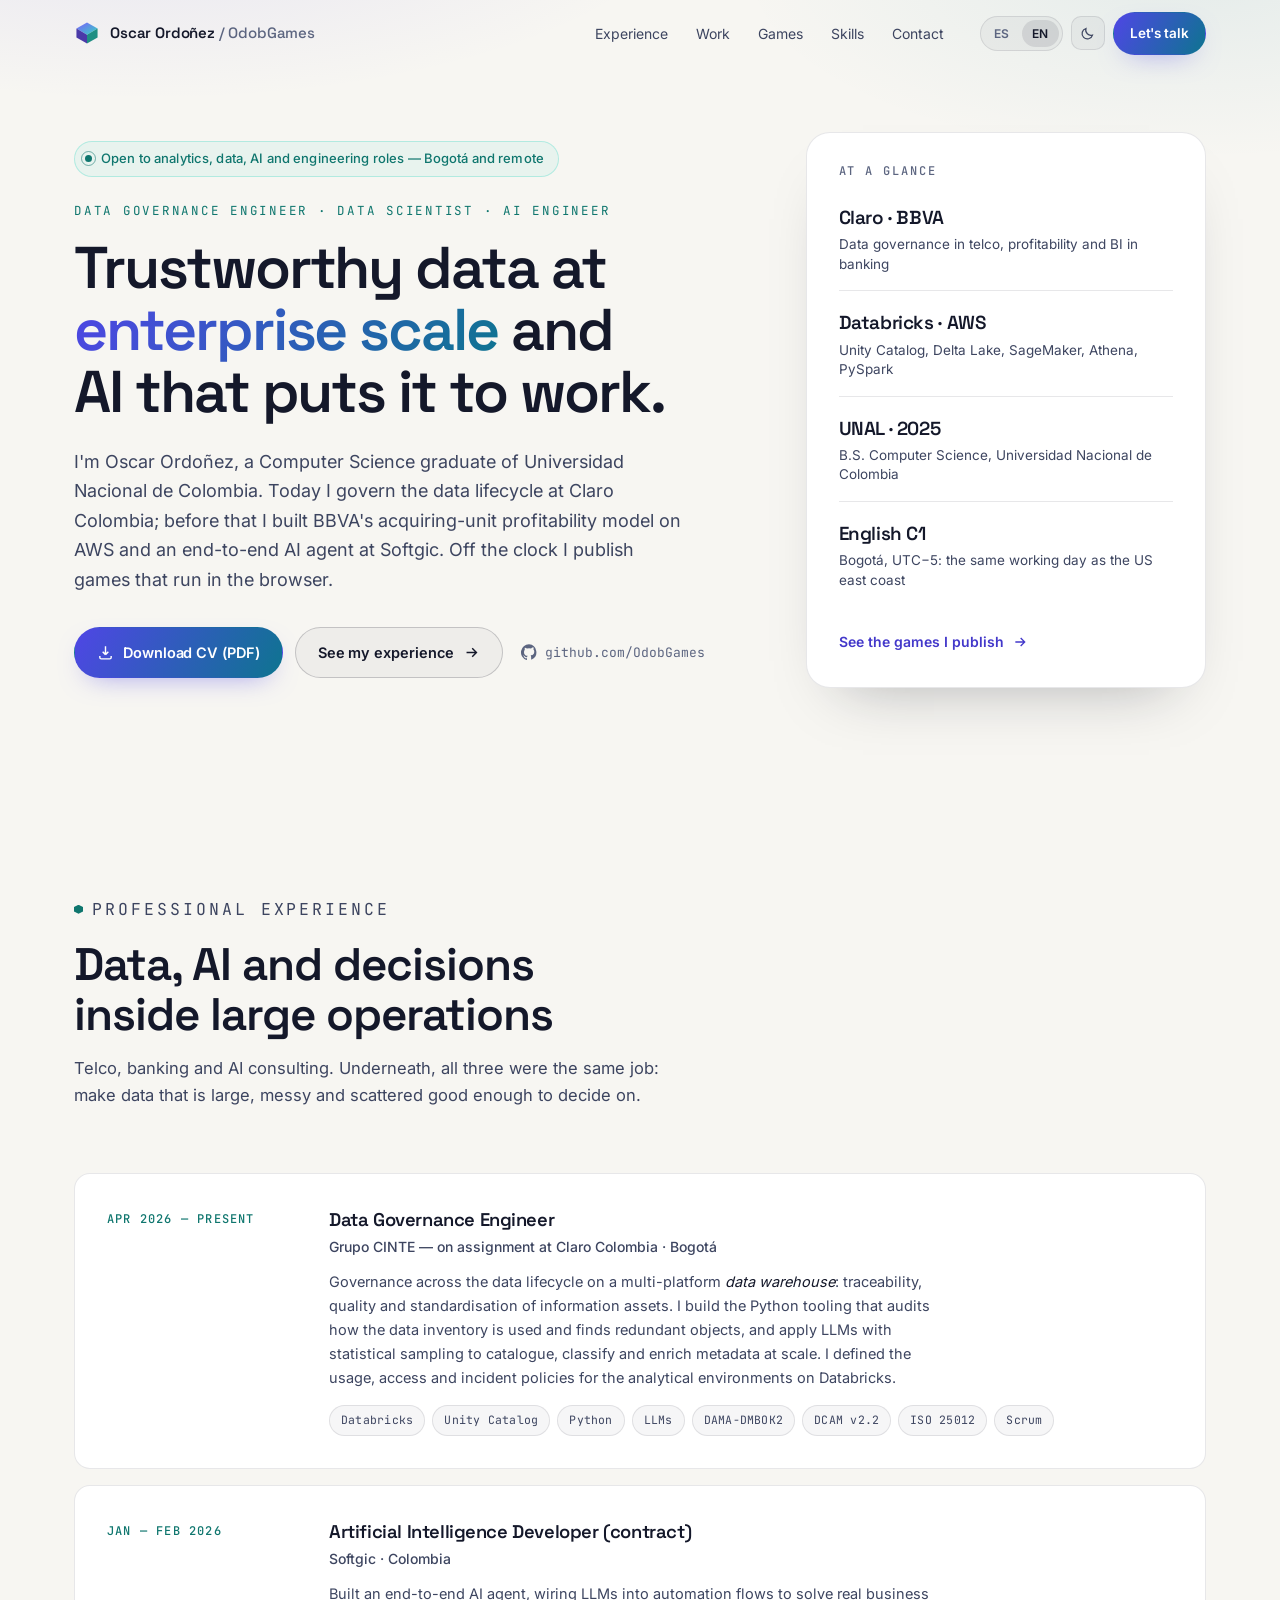
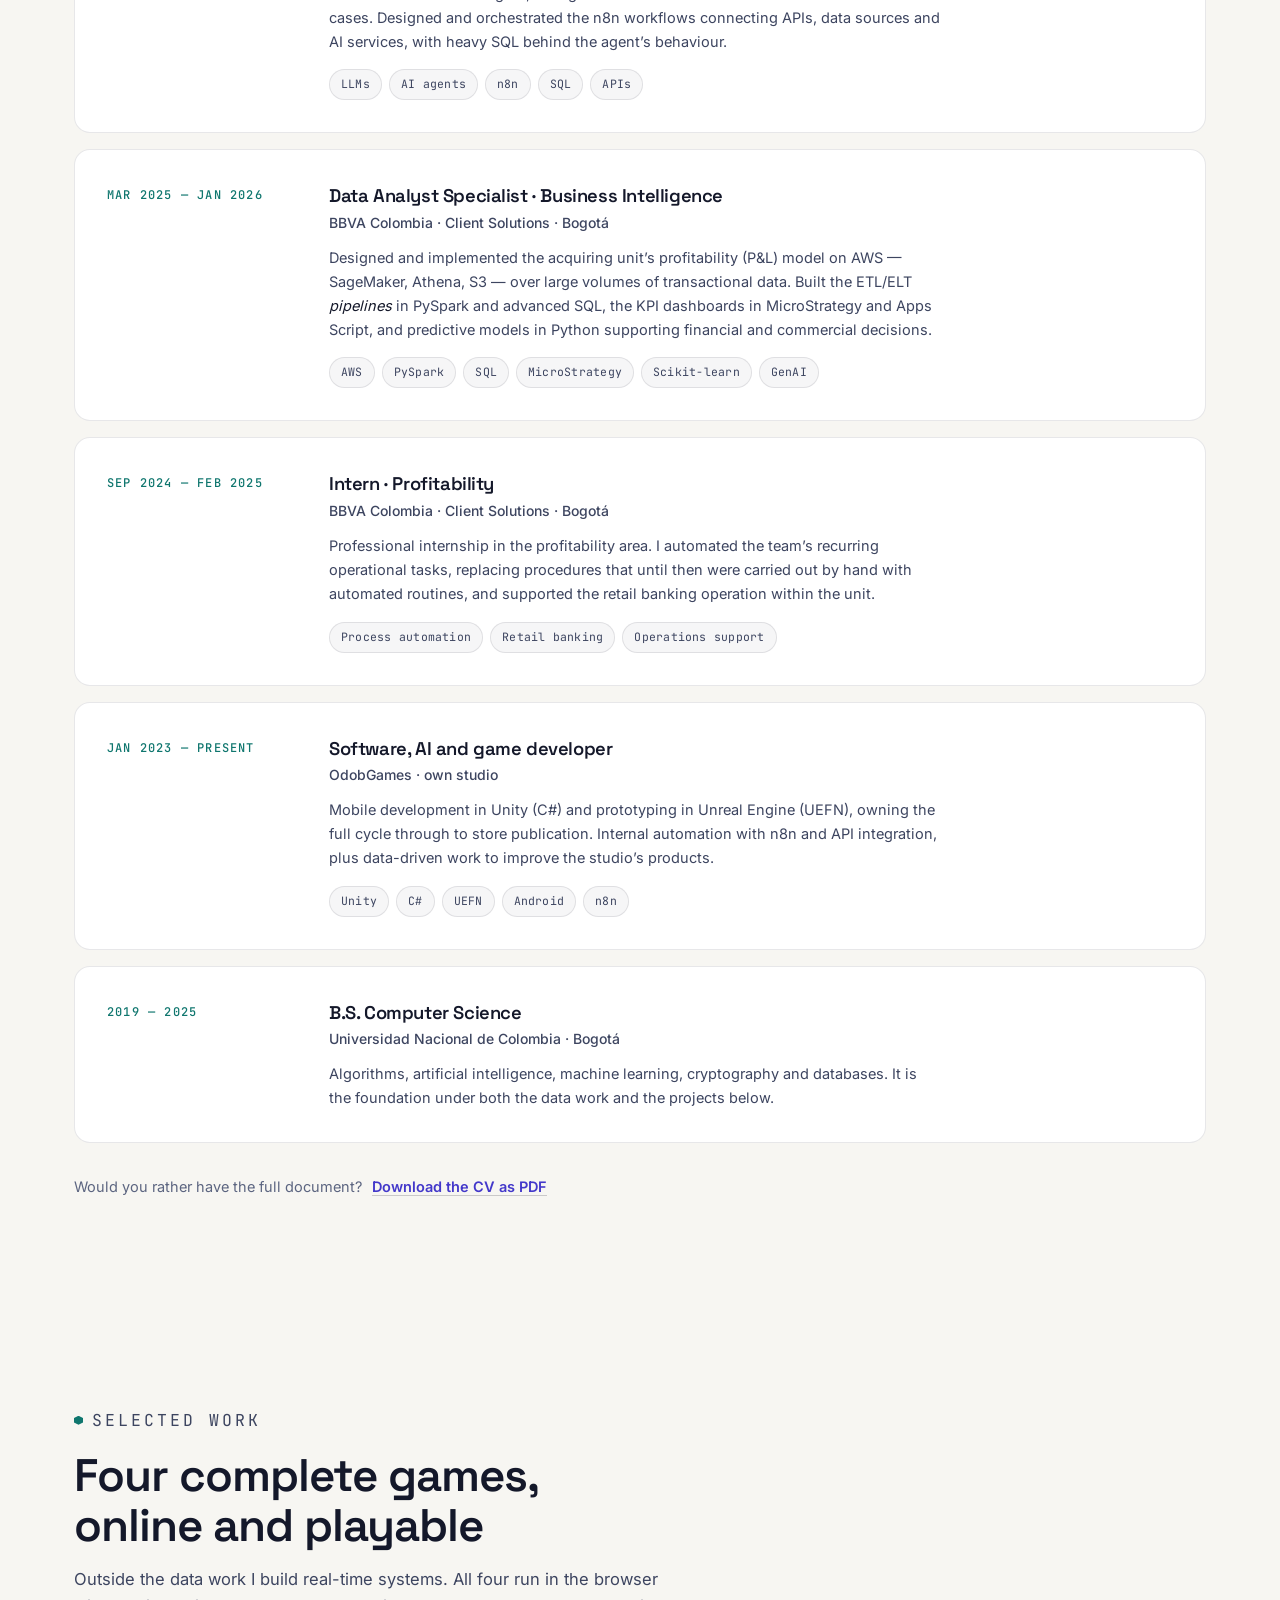
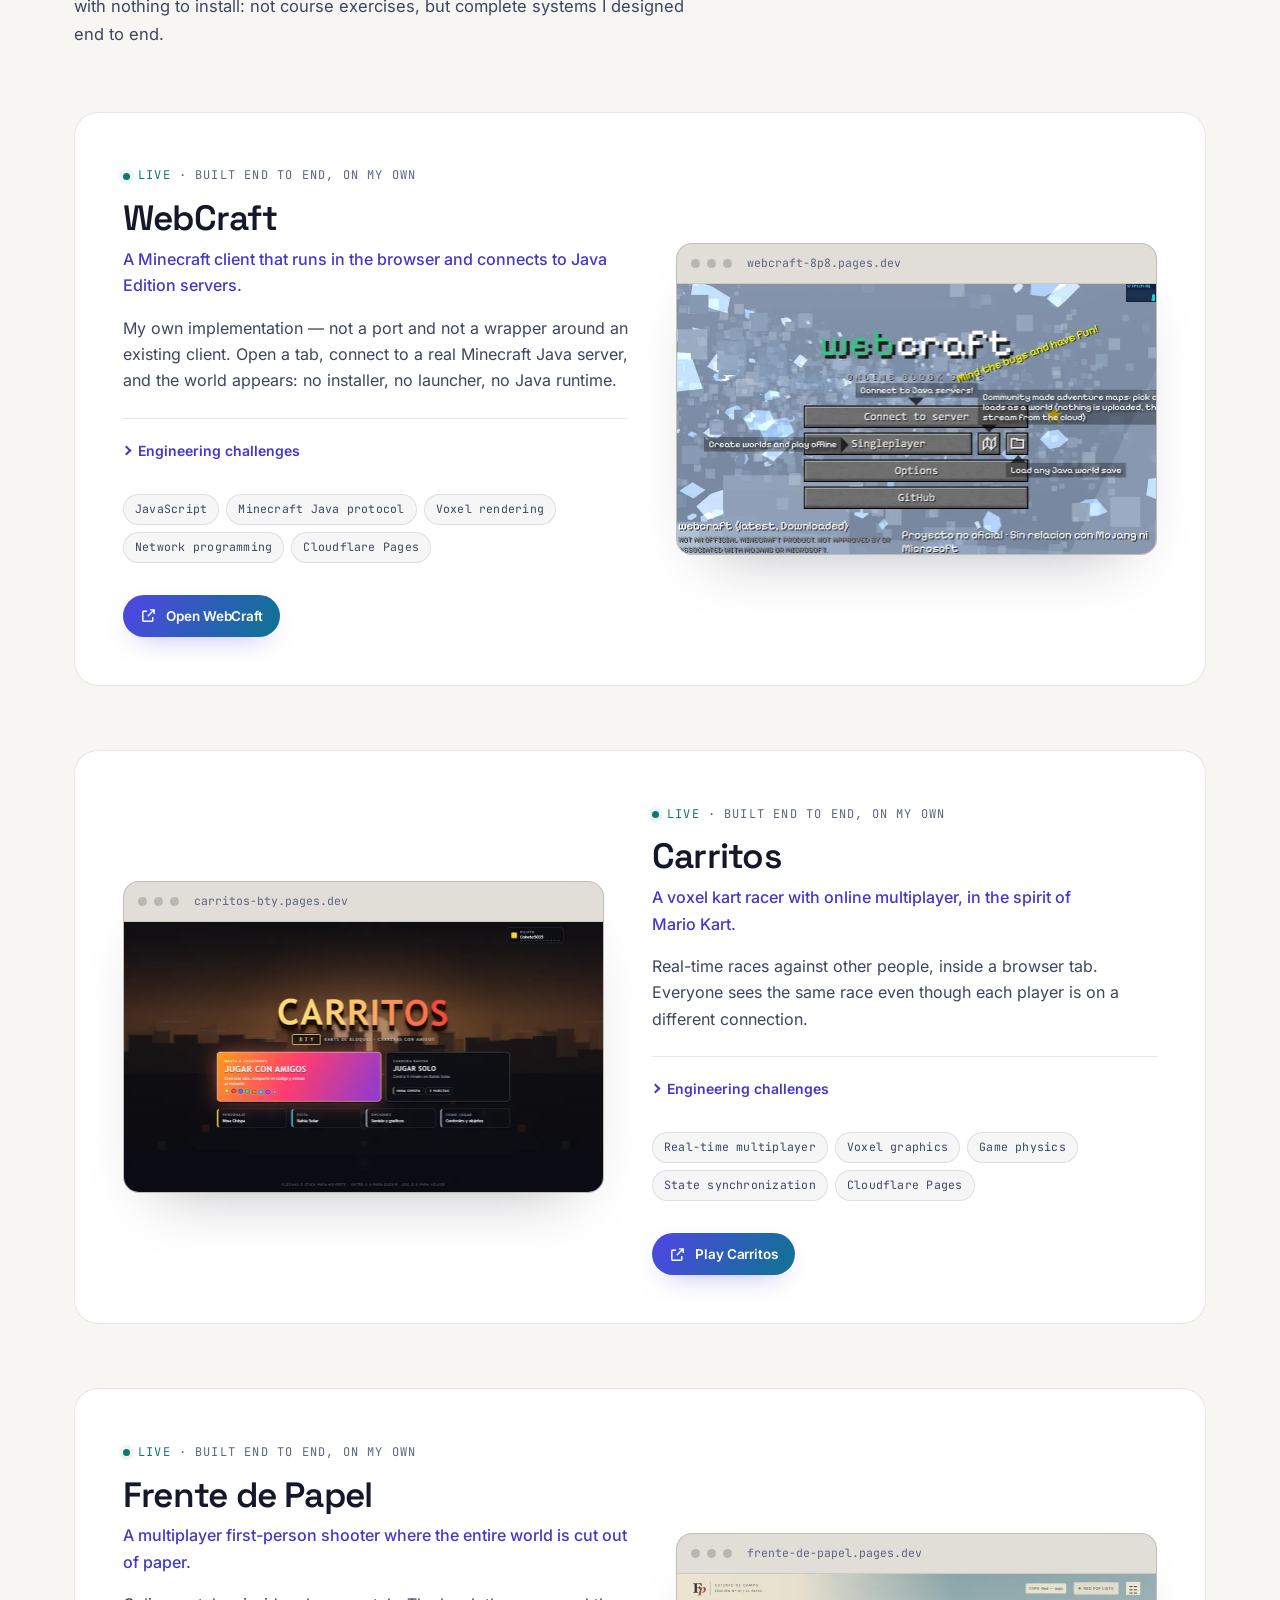
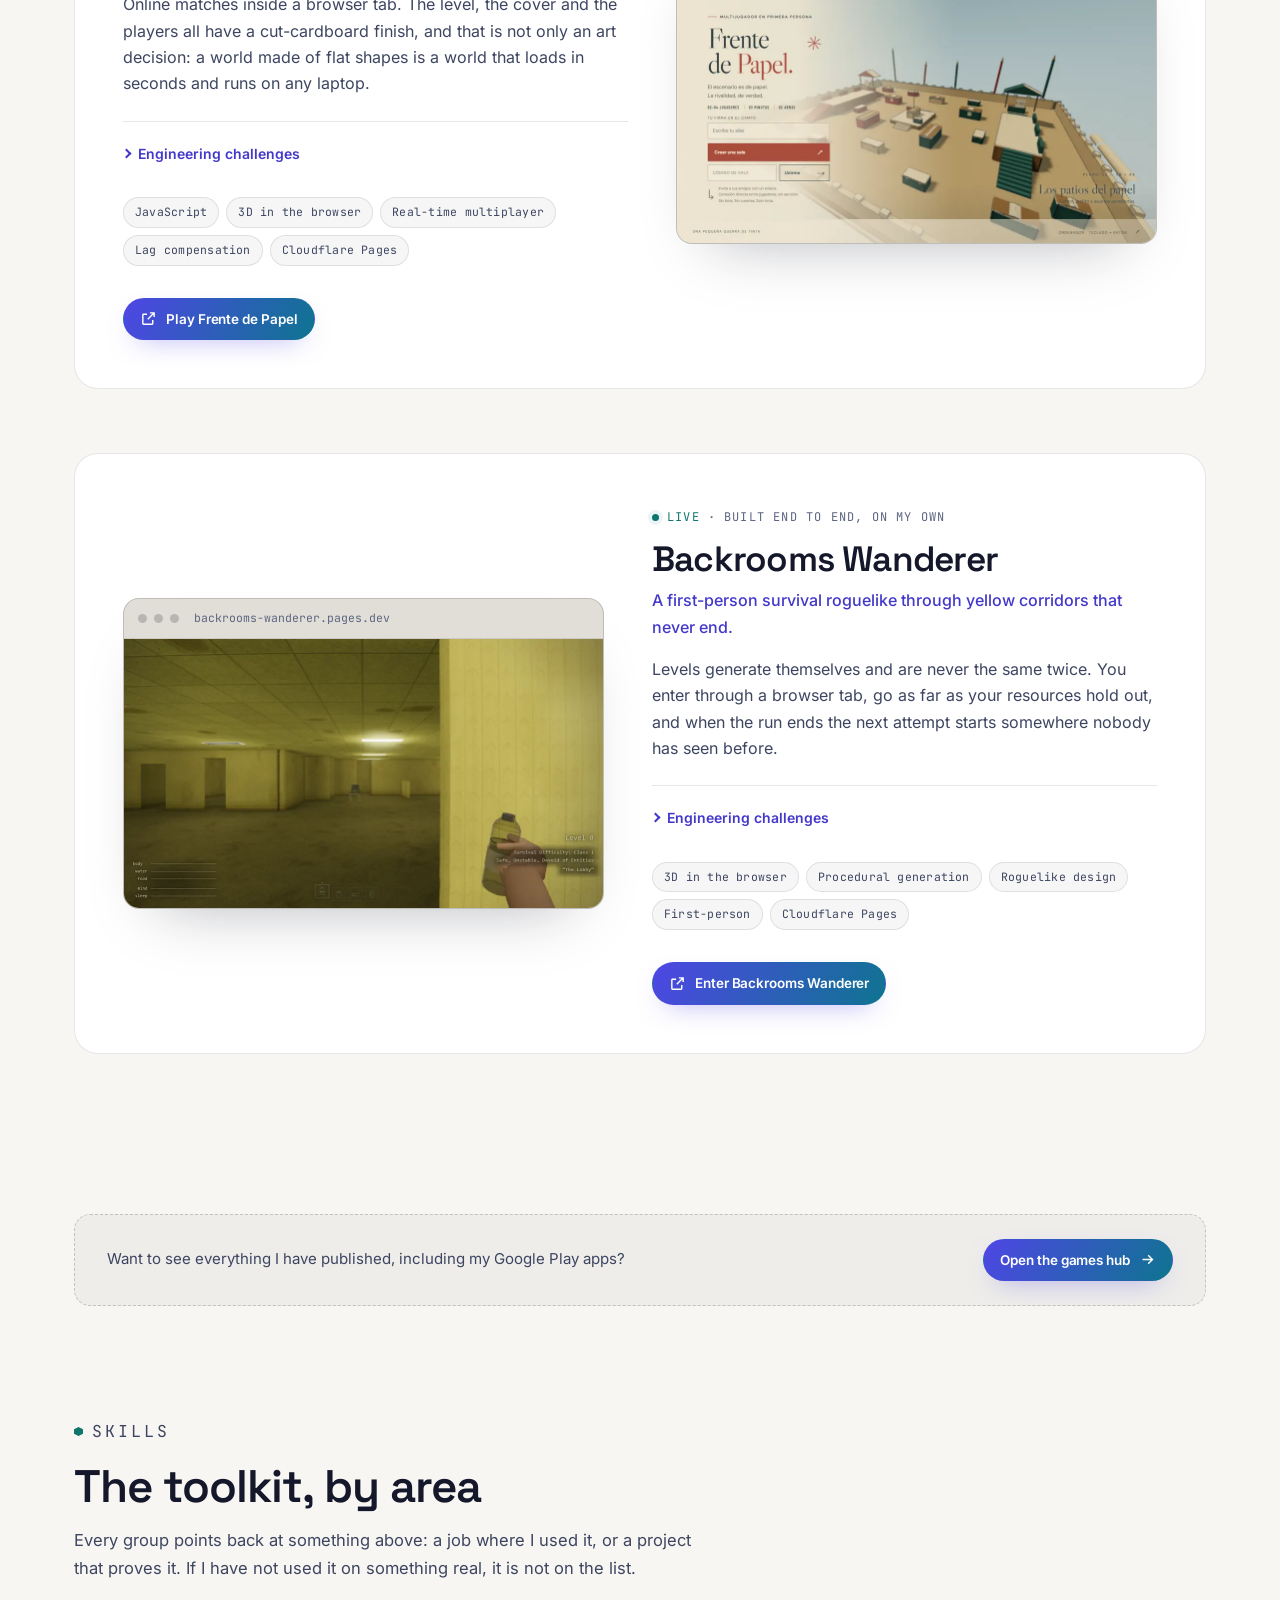
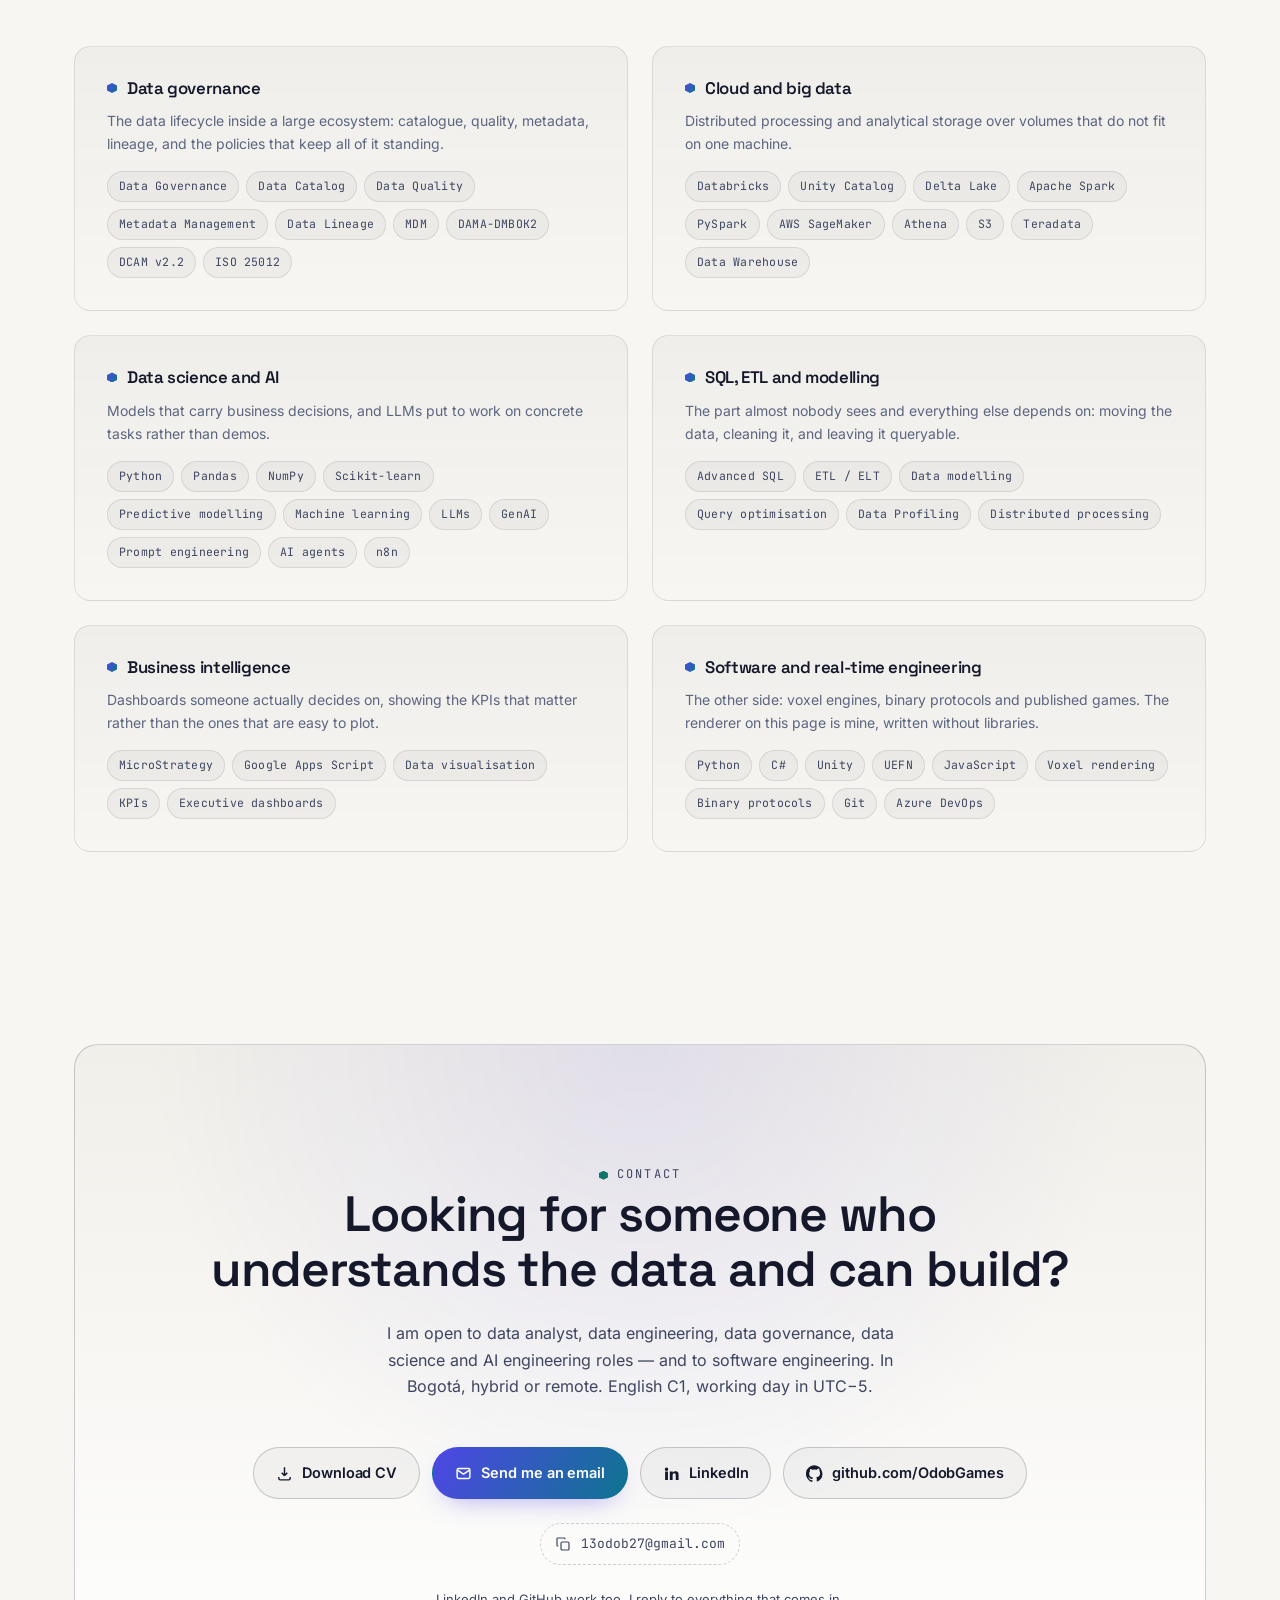
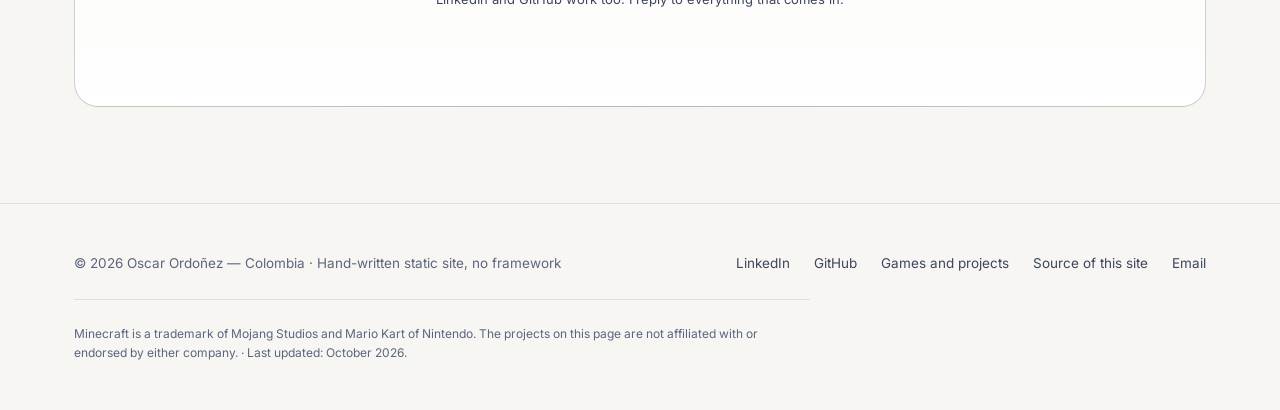
<file: index.html>
<!doctype html>
<html lang="es">
<head>
<meta charset="utf-8">
<meta name="viewport" content="width=device-width, initial-scale=1, viewport-fit=cover">
<meta name="color-scheme" content="light dark">
<meta name="theme-color" content="#f7f6f2" media="(prefers-color-scheme: light)">
<meta name="theme-color" content="#07080c" media="(prefers-color-scheme: dark)">

<title>Oscar Ordoñez — Ingeniero de datos e IA · Portafolio</title>
<meta name="description" content="Gobierno de datos en Claro Colombia, BI y modelos predictivos en BBVA, agentes de IA en Softgic. Científico de la Computación (UNAL). Databricks, AWS, Python, SQL.">
<meta name="author" content="Oscar Ordoñez">
<link rel="canonical" href="https://odobgames.github.io/Portafolio/">
<link rel="alternate" hreflang="es" href="https://odobgames.github.io/Portafolio/?lang=es">
<link rel="alternate" hreflang="en" href="https://odobgames.github.io/Portafolio/?lang=en">
<link rel="alternate" hreflang="x-default" href="https://odobgames.github.io/Portafolio/">

<meta property="og:type" content="website">
<meta property="og:site_name" content="Oscar Ordoñez">
<meta property="og:locale" content="es_CO">
<meta property="og:locale:alternate" content="en_US">
<meta property="og:url" content="https://odobgames.github.io/Portafolio/">
<meta property="og:title" content="Oscar Ordoñez — Ingeniero de datos e IA">
<meta property="og:description" content="Gobierno de datos en Claro, BI y modelos en BBVA, agentes de IA en Softgic. Y por fuera del horario, juegos que corren en el navegador.">
<meta property="og:image" content="https://odobgames.github.io/Portafolio/assets/img/og.png">
<meta property="og:image:width" content="1200">
<meta property="og:image:height" content="630">
<meta property="og:image:alt" content="Oscar Ordoñez — ingeniero de datos e IA. Isla voxel isométrica sobre fondo oscuro.">
<meta name="twitter:card" content="summary_large_image">
<meta name="twitter:title" content="Oscar Ordoñez — Ingeniero de datos e IA">
<meta name="twitter:description" content="Gobierno de datos, BI e IA aplicada. Y juegos que corren en el navegador.">
<meta name="twitter:image" content="https://odobgames.github.io/Portafolio/assets/img/og.png">

<link rel="icon" href="assets/img/favicon.svg" type="image/svg+xml">
<link rel="apple-touch-icon" href="assets/img/favicon.svg">
<link rel="manifest" href="site.webmanifest">

<link rel="preload" href="assets/fonts/inter-latin.woff2" as="font" type="font/woff2" crossorigin>
<link rel="preload" href="assets/fonts/space-grotesk-latin.woff2" as="font" type="font/woff2" crossorigin>
<link rel="stylesheet" href="assets/css/styles.css">
<!-- Set before first paint so scroll-reveal only hides content when JS can reveal it again. -->
<script>
  document.documentElement.classList.add('js');
  try { var t = localStorage.getItem('oo-theme'); if (t === 'light' || t === 'dark') document.documentElement.setAttribute('data-theme', t); } catch (e) {}
</script>

<script type="application/ld+json">
{
  "@context": "https://schema.org",
  "@graph": [
    {
      "@type": "Person",
      "@id": "https://odobgames.github.io/Portafolio/#oscar",
      "name": "Oscar Ordoñez",
      "jobTitle": "Data Governance Engineer",
      "description": "Data governance engineer and data scientist in Bogotá, Colombia. Computer Science graduate of Universidad Nacional de Colombia. Data governance over Claro Colombia's data warehouse ecosystem, profitability modelling and BI at BBVA, AI agents at Softgic, and browser-based real-time systems as personal work.",
      "url": "https://odobgames.github.io/Portafolio/",
      "email": "mailto:13odob27@gmail.com",
      "address": { "@type": "PostalAddress", "addressCountry": "CO" },
      "alumniOf": {
        "@type": "CollegeOrUniversity",
        "name": "Universidad Nacional de Colombia",
        "url": "https://unal.edu.co/"
      },
      "hasCredential": {
        "@type": "EducationalOccupationalCredential",
        "credentialCategory": "Bachelor's degree",
        "educationalLevel": "B.S. Computer Science"
      },
      "worksFor": { "@type": "Organization", "name": "Grupo CINTE" },
      "knowsLanguage": [
        { "@type": "Language", "name": "Spanish", "alternateName": "es" },
        { "@type": "Language", "name": "English", "alternateName": "en" }
      ],
      "knowsAbout": [
        "Data governance", "Data quality", "Metadata management", "Data lineage",
        "DAMA-DMBOK2", "DCAM", "ISO 25012", "Databricks", "Unity Catalog",
        "Delta Lake", "Apache Spark", "PySpark", "AWS SageMaker", "Amazon Athena",
        "Teradata", "SQL", "ETL", "Data warehousing", "Business intelligence",
        "MicroStrategy", "Machine learning", "Predictive modelling",
        "Large language models", "AI agents", "n8n", "Python",
        "Real-time graphics", "Voxel rendering", "Network protocols",
        "Multiplayer game networking", "Lag compensation", "Procedural generation",
        "Game development"
      ],
      "sameAs": [
        "https://www.linkedin.com/in/oscarordonez13",
        "https://github.com/OdobGames",
        "https://odobgames.github.io/OdobGames"
      ],
      "seeks": { "@type": "Demand", "name": "Software engineering roles" }
    },
    {
      "@type": "ItemList",
      "name": "Selected projects",
      "itemListElement": [
        { "@type": "ListItem", "position": 1, "item": { "@type": "SoftwareApplication", "name": "WebCraft", "applicationCategory": "GameApplication", "operatingSystem": "Web browser", "url": "https://webcraft-8p8.pages.dev/", "description": "A Minecraft client that runs in the browser and connects to Minecraft Java Edition servers, built on the author's own implementation.", "author": { "@id": "https://odobgames.github.io/Portafolio/#oscar" } } },
        { "@type": "ListItem", "position": 2, "item": { "@type": "SoftwareApplication", "name": "Carritos", "applicationCategory": "GameApplication", "operatingSystem": "Web browser", "url": "https://carritos-bty.pages.dev/", "description": "An online multiplayer voxel kart racing game playable in the browser.", "author": { "@id": "https://odobgames.github.io/Portafolio/#oscar" } } },
        { "@type": "ListItem", "position": 3, "item": { "@type": "SoftwareApplication", "name": "Frente de Papel", "applicationCategory": "GameApplication", "operatingSystem": "Web browser", "url": "https://frente-de-papel.pages.dev/", "description": "An online multiplayer first-person shooter that runs in the browser, with a cut-paper, cartoon art direction.", "author": { "@id": "https://odobgames.github.io/Portafolio/#oscar" } } },
        { "@type": "ListItem", "position": 4, "item": { "@type": "SoftwareApplication", "name": "Backrooms Wanderer", "applicationCategory": "GameApplication", "operatingSystem": "Web browser", "url": "https://backrooms-wanderer.pages.dev/", "description": "A first-person survival roguelike set in procedurally generated Backrooms levels, played online in the browser.", "author": { "@id": "https://odobgames.github.io/Portafolio/#oscar" } } },
        { "@type": "ListItem", "position": 5, "item": { "@type": "SoftwareApplication", "name": "OpenWorld", "applicationCategory": "SocialNetworkingApplication", "operatingSystem": "Android", "url": "https://play.google.com/store/apps/details?id=com.odobgames.openworld", "description": "A native Android social app to meet people and chat, published on Google Play.", "author": { "@id": "https://odobgames.github.io/Portafolio/#oscar" } } }
      ]
    }
  ]
}
</script>
</head>

<body>
<a class="skip-link" href="#main" data-i18n="a11y.skip">Saltar al contenido</a>
<div class="progress" aria-hidden="true"></div>

<header class="nav">
  <div class="shell">
    <a class="brand" href="#inicio" data-i18n-attr="aria-label:a11y.home" aria-label="Oscar Ordoñez — inicio">
      <svg viewBox="0 0 32 32" aria-hidden="true" focusable="false">
        <defs><linearGradient id="bg" x1="0" y1="0" x2="1" y2="1">
          <stop offset="0" stop-color="#7c5cff"/><stop offset="1" stop-color="#35d6c1"/>
        </linearGradient></defs>
        <path d="M16 3 29 10.5 16 18 3 10.5Z" fill="url(#bg)"/>
        <path d="M3 10.5 16 18v11L3 21.5Z" fill="#4a3aa8"/>
        <path d="M29 10.5 16 18v11l13-7.5Z" fill="#1f8f83"/>
      </svg>
      <span>Oscar Ordoñez <em>/ OdobGames</em></span>
    </a>

    <nav class="nav-links" id="nav-links" aria-label="Principal">
      <a href="#experiencia" data-i18n="nav.exp">Experiencia</a>
      <a href="#proyectos" data-i18n="nav.work">Proyectos</a>
      <a href="juegos/" data-i18n="nav.games">Juegos</a>
      <a href="#habilidades" data-i18n="nav.skills">Habilidades</a>
      <a href="#contacto" data-i18n="nav.contact">Contacto</a>
    </nav>

    <div class="nav-tools">
      <div class="lang" role="group" data-i18n-attr="aria-label:a11y.lang" aria-label="Idioma del sitio">
        <button type="button" data-lang="es" aria-pressed="true">ES</button>
        <button type="button" data-lang="en" aria-pressed="false">EN</button>
      </div>
      <button class="icon-btn" type="button" id="theme-toggle" aria-pressed="false"
              data-i18n-attr="aria-label:a11y.theme" aria-label="Modo oscuro">
        <svg class="i-moon" viewBox="0 0 24 24" fill="none" stroke="currentColor" stroke-width="2" aria-hidden="true"><path d="M20 14.5A8.5 8.5 0 0 1 9.5 4 8.5 8.5 0 1 0 20 14.5Z"/></svg>
        <svg class="i-sun" viewBox="0 0 24 24" fill="none" stroke="currentColor" stroke-width="2" aria-hidden="true"><circle cx="12" cy="12" r="4"/><path d="M12 2v2M12 20v2M4.9 4.9l1.4 1.4M17.7 17.7l1.4 1.4M2 12h2M20 12h2M4.9 19.1l1.4-1.4M17.7 6.3l1.4-1.4"/></svg>
      </button>
      <a class="btn btn-primary btn-sm" href="#contacto" data-i18n="nav.cta">Hablemos</a>
      <button class="burger" type="button" aria-expanded="false" aria-controls="nav-links"
              data-i18n-attr="aria-label:a11y.menu" aria-label="Abrir menú">
        <span></span>
      </button>
    </div>
  </div>
</header>

<main id="main">

<!-- ============================================================== hero -->
<section class="hero" id="inicio">
  <div class="shell hero-grid">
    <div class="hero-copy">
      <p class="badge">
        <span class="dot" aria-hidden="true"></span>
        <span data-i18n="hero.badge">Abierto a roles de analítica, datos, IA e ingeniería — Bogotá y remoto</span>
      </p>

      <p class="kicker" data-i18n="hero.role">Data Governance Engineer · Data Scientist · AI Engineer</p>

      <h1>
        <span data-i18n="hero.title1">Datos confiables a</span>
        <span class="grad" data-i18n="hero.title2">escala corporativa</span>
        <span data-i18n="hero.title3">e IA que los pone a trabajar.</span>
      </h1>

      <p class="lede" data-i18n="hero.lede">
        Soy Oscar Ordoñez, Científico de la Computación de la Universidad Nacional de Colombia.
        Hoy hago gobierno del ciclo de vida del dato en Claro Colombia; antes construí el modelo
        de rentabilidad de la unidad adquirente de BBVA sobre AWS y un agente de IA de punta a
        punta en Softgic. Por fuera del horario publico juegos que corren en el navegador.
      </p>

      <div class="hero-actions">
        <a class="btn btn-primary" href="assets/cv/CV-Oscar-Ordonez.pdf" download data-i18n-attr="href:cv.file">
          <svg viewBox="0 0 24 24" fill="none" stroke="currentColor" stroke-width="2" aria-hidden="true"><path d="M12 3v12m0 0-4-4m4 4 4-4M4 17v2a2 2 0 0 0 2 2h12a2 2 0 0 0 2-2v-2"/></svg>
          <span data-i18n="hero.cta2">Descargar CV (PDF)</span>
        </a>
        <a class="btn btn-ghost" href="#experiencia">
          <span data-i18n="hero.cta1">Ver mi experiencia</span>
          <svg viewBox="0 0 24 24" fill="none" stroke="currentColor" stroke-width="2" aria-hidden="true"><path d="M5 12h14M13 6l6 6-6 6"/></svg>
        </a>
        <a class="quiet-link" href="https://github.com/OdobGames" target="_blank" rel="noopener noreferrer">
          <svg viewBox="0 0 24 24" fill="currentColor" aria-hidden="true"><path d="M12 .5a12 12 0 0 0-3.8 23.4c.6.1.8-.3.8-.6v-2c-3.3.7-4-1.6-4-1.6-.6-1.4-1.4-1.8-1.4-1.8-1.1-.7.1-.7.1-.7 1.2.1 1.9 1.2 1.9 1.2 1.1 1.9 2.9 1.3 3.6 1 .1-.8.4-1.3.8-1.6-2.7-.3-5.5-1.3-5.5-5.9 0-1.3.5-2.4 1.2-3.2-.1-.3-.5-1.5.1-3.2 0 0 1-.3 3.3 1.2a11.5 11.5 0 0 1 6 0C17.6 4.7 18.6 5 18.6 5c.6 1.7.2 2.9.1 3.2.8.8 1.2 1.9 1.2 3.2 0 4.6-2.8 5.6-5.5 5.9.4.4.8 1.1.8 2.2v3.3c0 .3.2.7.8.6A12 12 0 0 0 12 .5Z"/></svg>
          <span data-i18n="hero.cta3">github.com/OdobGames</span>
        </a>
      </div>
    </div>

    <aside class="hero-card" aria-labelledby="hero-card-title">
      <h2 id="hero-card-title" class="hero-card-title" data-i18n="hero.card.title">De un vistazo</h2>
      <dl class="facts">
        <div class="fact">
          <dt data-i18n="fact.1.n">Claro · BBVA</dt>
          <dd data-i18n="fact.1.t">Gobierno de datos en telco, rentabilidad y BI en banca</dd>
        </div>
        <div class="fact">
          <dt data-i18n="fact.2.n">Databricks · AWS</dt>
          <dd data-i18n="fact.2.t">Unity Catalog, Delta Lake, SageMaker, Athena, PySpark</dd>
        </div>
        <div class="fact">
          <dt data-i18n="fact.3.n">UNAL · 2025</dt>
          <dd data-i18n="fact.3.t">Ciencias de la Computación (B.S.), Universidad Nacional</dd>
        </div>
        <div class="fact">
          <dt data-i18n="fact.4.n">Inglés C1</dt>
          <dd data-i18n="fact.4.t">Bogotá, UTC−5: misma jornada que la costa este de EE. UU.</dd>
        </div>
      </dl>
      <a class="hero-card-link" href="juegos/">
        <span data-i18n="hero.card.cta">Mira los juegos que publico</span>
        <svg viewBox="0 0 24 24" fill="none" stroke="currentColor" stroke-width="2" aria-hidden="true"><path d="M5 12h14M13 6l6 6-6 6"/></svg>
      </a>
    </aside>
  </div>
</section>

<!-- ====================================================== experience -->
<section id="experiencia">
  <div class="shell">
    <header class="section-head" data-reveal>
      <p class="eyebrow" data-i18n="exp.eyebrow">Experiencia profesional</p>
      <h2 data-i18n="exp.title">Datos, IA y decisiones en operaciones grandes</h2>
      <p data-i18n="exp.intro">
        Telco, banca y consultoría de IA. En los tres casos el trabajo fue el mismo en el
        fondo: que un dato grande, sucio y disperso sirva para decidir.
      </p>
    </header>

    <div class="timeline">
      <article class="tl-item" data-reveal>
        <p class="when" data-i18n="exp.1d">Abr 2026 &mdash; hoy</p>
        <h3 data-i18n="exp.1t">Ingeniero de Gobierno de Datos</h3>
        <p class="where" data-i18n="exp.1w">Grupo CINTE &mdash; en misi&oacute;n en Claro Colombia &middot; Bogot&aacute;</p>
        <p data-i18n="exp.1b">
          Gobierno del ciclo de vida del dato sobre un <i>data warehouse</i> multiplataforma:
          trazabilidad, calidad y estandarizaci&oacute;n de los activos de informaci&oacute;n. Desarrollo en
          Python la auditor&iacute;a de uso del inventario de datos que detecta objetos redundantes, y
          aplico LLMs con muestreo estad&iacute;stico para catalogar, clasificar y enriquecer metadatos
          a gran escala. Defin&iacute; las pol&iacute;ticas de uso, acceso e incidentes para los entornos
          anal&iacute;ticos en Databricks.
        </p>
        <div class="tags">
          <span class="tag">Databricks</span><span class="tag">Unity Catalog</span>
          <span class="tag">Python</span><span class="tag">LLMs</span>
          <span class="tag">DAMA-DMBOK2</span><span class="tag">DCAM v2.2</span>
          <span class="tag">ISO 25012</span><span class="tag">Scrum</span>
        </div>
      </article>

      <article class="tl-item" data-reveal>
        <p class="when" data-i18n="exp.2d">Ene &mdash; Feb 2026</p>
        <h3 data-i18n="exp.2t">Desarrollador de Inteligencia Artificial (contratista)</h3>
        <p class="where" data-i18n="exp.2w">Softgic &middot; Colombia</p>
        <p data-i18n="exp.2b">
          Constru&iacute; un agente de IA de punta a punta, integrando LLMs con flujos de automatizaci&oacute;n
          para resolver casos de uso de negocio. Dise&ntilde;&eacute; y orquest&eacute; los <i>workflows</i> en n8n que
          conectan APIs, fuentes de datos y servicios de IA, con SQL intensivo detr&aacute;s del
          comportamiento del agente.
        </p>
        <div class="tags">
          <span class="tag">LLMs</span><span class="tag" data-i18n="tag.agents">Agentes de IA</span>
          <span class="tag">n8n</span><span class="tag">SQL</span><span class="tag">APIs</span>
        </div>
      </article>

      <article class="tl-item" data-reveal>
        <p class="when" data-i18n="exp.3d">Mar 2025 &mdash; Ene 2026</p>
        <h3 data-i18n="exp.3t">Data Analyst Specialist &middot; Business Intelligence</h3>
        <p class="where" data-i18n="exp.3w">BBVA Colombia &middot; Client Solutions &middot; Bogot&aacute;</p>
        <p data-i18n="exp.3b">
          Dise&ntilde;&eacute; e implement&eacute; el modelo de rentabilidad (P&amp;L) de la unidad adquirente sobre AWS
          &mdash;SageMaker, Athena, S3&mdash; procesando grandes vol&uacute;menes de datos transaccionales.
          Desarroll&eacute; los <i>pipelines</i> ETL/ELT en PySpark y SQL avanzado, los tableros de KPIs en
          MicroStrategy y Apps Script, y modelos predictivos en Python para decisiones
          financieras y comerciales.
        </p>
        <div class="tags">
          <span class="tag">AWS</span><span class="tag">PySpark</span><span class="tag">SQL</span>
          <span class="tag">MicroStrategy</span><span class="tag">Scikit-learn</span>
          <span class="tag">GenAI</span>
        </div>
      </article>

      <article class="tl-item" data-reveal>
        <p class="when" data-i18n="exp.4d">Sep 2024 &mdash; Feb 2025</p>
        <h3 data-i18n="exp.4t">Practicante &middot; Rentabilidad</h3>
        <p class="where" data-i18n="exp.4w">BBVA Colombia &middot; Client Solutions &middot; Bogot&aacute;</p>
        <p data-i18n="exp.4b">
          Pr&aacute;ctica profesional en el &aacute;rea de Rentabilidad. Automatic&eacute; tareas operativas
          recurrentes del equipo, reemplazando por rutinas autom&aacute;ticas procedimientos que hasta
          entonces se ejecutaban a mano, y di soporte a la operaci&oacute;n de banca minorista dentro de
          la unidad.
        </p>
        <div class="tags">
          <span class="tag" data-i18n="tag.autoproc">Automatizaci&oacute;n de procesos</span>
          <span class="tag" data-i18n="tag.retail">Banca minorista</span>
          <span class="tag" data-i18n="tag.opsupport">Soporte operativo</span>
        </div>
      </article>

      <article class="tl-item" data-reveal>
        <p class="when" data-i18n="exp.5d">Ene 2023 &mdash; hoy</p>
        <h3 data-i18n="exp.5t">Desarrollador de software, IA y videojuegos</h3>
        <p class="where" data-i18n="exp.5w">OdobGames &middot; estudio propio</p>
        <p data-i18n="exp.5b">
          Desarrollo m&oacute;vil en Unity (C#) y prototipado en Unreal Engine (UEFN), llevando el ciclo
          completo hasta la publicaci&oacute;n en tiendas. Automatizaci&oacute;n interna con n8n e integraci&oacute;n de
          APIs, y desarrollo orientado a datos para mejorar los productos del estudio.
        </p>
        <div class="tags">
          <span class="tag">Unity</span><span class="tag">C#</span><span class="tag">UEFN</span>
          <span class="tag">Android</span><span class="tag">n8n</span>
        </div>
      </article>

      <article class="tl-item" data-reveal>
        <p class="when" data-i18n="exp.6d">2019 &mdash; 2025</p>
        <h3 data-i18n="exp.6t">Ciencias de la Computaci&oacute;n (B.S.)</h3>
        <p class="where" data-i18n="exp.6w">Universidad Nacional de Colombia &middot; Bogot&aacute;</p>
        <p data-i18n="exp.6b">
          Algoritmos, inteligencia artificial, aprendizaje autom&aacute;tico, criptograf&iacute;a y bases de
          datos. Es la base que sostiene tanto el trabajo con datos como los proyectos de m&aacute;s abajo.
        </p>
      </article>
    </div>

    <p class="cv-line" data-reveal>
      <span data-i18n="exp.cv">¿Prefieres el documento completo?</span>
      <a href="assets/cv/CV-Oscar-Ordonez.pdf" download data-i18n="exp.cvlink" data-i18n-attr="href:cv.file">Descargar el CV en PDF</a>
    </p>
  </div>
</section>

<!-- ========================================================= flagship -->
<section id="proyectos">
  <div class="shell">
    <header class="section-head" data-reveal>
      <p class="eyebrow" data-i18n="work.eyebrow">Trabajo destacado</p>
      <h2 data-i18n="work.title">Cuatro juegos completos, en línea y jugables</h2>
      <p data-i18n="work.intro">
        Fuera del trabajo con datos construyo sistemas en tiempo real. Los cuatro corren en el
        navegador, sin instalar nada: no son ejercicios de curso, son sistemas completos que
        diseñé de punta a punta.
      </p>
    </header>

    <div class="flagship">

      <!-- WebCraft -->
      <article class="project" data-reveal>
        <div class="project-body">
          <p class="project-status"><span class="dot" aria-hidden="true"></span><span data-i18n="work.live">En vivo</span><span class="sep" aria-hidden="true">·</span><span class="scope" data-i18n="work.webcraft.scope">Proyecto propio, de punta a punta</span></p>
          <h3>WebCraft</h3>
          <p class="hook" data-i18n="work.webcraft.hook">Un cliente de Minecraft que corre en el navegador y se conecta a servidores de Java Edition.</p>
          <p class="body" data-i18n="work.webcraft.body">
            Implementación propia, no un port ni un envoltorio de un cliente existente. Abres una
            pestaña, te conectas a un servidor real de Minecraft Java y el mundo aparece: sin
            instalador, sin launcher y sin máquina virtual de Java.
          </p>

          <details class="project-more">
            <summary><span data-i18n="work.challenges">Retos de ingeniería</span></summary>
            <ol class="challenges">
            <li>
              <span class="num" aria-hidden="true">01</span>
              <div>
                <b data-i18n="work.webcraft.c1t">Hablar el protocolo, byte a byte</b>
                <p data-i18n="work.webcraft.c1b">Un servidor de Java Edition espera su propio formato binario: handshake, estados de conexión, compresión y cientos de paquetes que hay que serializar exactamente como los pide.</p>
              </div>
            </li>
            <li>
              <span class="num" aria-hidden="true">02</span>
              <div>
                <b data-i18n="work.webcraft.c2t">Un mundo voxel, cuadro a cuadro</b>
                <p data-i18n="work.webcraft.c2b">Los chunks llegan comprimidos y hay que decodificarlos, convertirlos en geometría y dibujarlos sin bloquear el hilo que mantiene viva la interfaz.</p>
              </div>
            </li>
            <li>
              <span class="num" aria-hidden="true">03</span>
              <div>
                <b data-i18n="work.webcraft.c3t">Red desde una caja cerrada</b>
                <p data-i18n="work.webcraft.c3b">El navegador no abre sockets TCP crudos. Llegar hasta un servidor pensado para clientes de escritorio obliga a resolver el transporte sin romper la semántica del protocolo.</p>
              </div>
            </li>
            <li>
              <span class="num" aria-hidden="true">04</span>
              <div>
                <b data-i18n="work.webcraft.c4t">Estado que no puede desviarse</b>
                <p data-i18n="work.webcraft.c4b">Entidades, bloques e inventario cambian en cada tick del servidor. El cliente debe reflejar esa verdad y recuperarse cuando se desincroniza.</p>
              </div>
            </li>
          </ol>
          </details>

          <div class="tags">
            <span class="tag" data-i18n="tag.js">JavaScript</span>
            <span class="tag" data-i18n="tag.mcproto">Protocolo Minecraft Java</span>
            <span class="tag" data-i18n="tag.voxelrender">Renderizado voxel</span>
            <span class="tag" data-i18n="tag.netprog">Programación de red</span>
            <span class="tag" data-i18n="tag.cfpages">Cloudflare Pages</span>
          </div>

          <div class="project-actions">
            <a class="btn btn-primary btn-sm" href="https://webcraft-8p8.pages.dev/" target="_blank" rel="noopener noreferrer">
              <svg viewBox="0 0 24 24" fill="none" stroke="currentColor" stroke-width="2" aria-hidden="true"><path d="M14 4h6v6M20 4l-9 9M18 14v5a1 1 0 0 1-1 1H5a1 1 0 0 1-1-1V7a1 1 0 0 1 1-1h5"/></svg>
              <span data-i18n="work.webcraft.cta">Abrir WebCraft</span>
            </a>
          </div>
        </div>

        <div class="project-media">
          <figure class="project-shot">
            <div class="frame-bar" aria-hidden="true"><i></i><i></i><i></i><span>webcraft-8p8.pages.dev</span></div>
            <img src="assets/img/projects/webcraft.webp" width="960" height="540" loading="lazy" decoding="async"
                 alt="Captura de WebCraft: menú principal del cliente en el navegador" data-i18n-attr="alt:work.webcraft.alt">
          </figure>
        </div>
      </article>

      <!-- Carritos -->
      <article class="project project--alt" data-reveal>
        <div class="project-body">
          <p class="project-status"><span class="dot" aria-hidden="true"></span><span data-i18n="work.live2">En vivo</span><span class="sep" aria-hidden="true">·</span><span class="scope" data-i18n="work.carritos.scope">Proyecto propio, de punta a punta</span></p>
          <h3>Carritos</h3>
          <p class="hook" data-i18n="work.carritos.hook">Un juego de karts voxel con multijugador en línea, al estilo de Mario Kart.</p>
          <p class="body" data-i18n="work.carritos.body">
            Carreras contra otras personas en tiempo real, dentro de una pestaña del navegador.
            Todo el mundo ve la misma carrera aunque cada quien la esté jugando desde una
            conexión distinta.
          </p>

          <details class="project-more">
            <summary><span data-i18n="work.challenges">Retos de ingeniería</span></summary>
            <ol class="challenges">
            <li>
              <span class="num" aria-hidden="true">01</span>
              <div>
                <b data-i18n="work.carritos.c1t">Todos en la misma carrera</b>
                <p data-i18n="work.carritos.c1b">Varios jugadores comparten un mundo que debe coincidir para todos, cuadro a cuadro, aunque los paquetes lleguen tarde o desordenados.</p>
              </div>
            </li>
            <li>
              <span class="num" aria-hidden="true">02</span>
              <div>
                <b data-i18n="work.carritos.c2t">La latencia se nota al volante</b>
                <p data-i18n="work.carritos.c2b">Un control que responda exige predecir en el cliente y corregir cuando llega la versión autoritativa, sin que la corrección se sienta como un tirón.</p>
              </div>
            </li>
            <li>
              <span class="num" aria-hidden="true">03</span>
              <div>
                <b data-i18n="work.carritos.c3t">Física que se siente bien</b>
                <p data-i18n="work.carritos.c3b">Derrape, aceleración y colisiones tienen que sentirse bien y verse igual para todos a la vez: la diversión y la exactitud tiran en direcciones opuestas.</p>
              </div>
            </li>
            <li>
              <span class="num" aria-hidden="true">04</span>
              <div>
                <b data-i18n="work.carritos.c4t">Salas y ciclo de partida</b>
                <p data-i18n="work.carritos.c4b">Unirse, empezar, terminar y volver a empezar. Hay que manejar quién entra, quién se cae y qué pasa con la carrera cuando alguien se desconecta.</p>
              </div>
            </li>
          </ol>
          </details>

          <div class="tags">
            <span class="tag" data-i18n="tag.rtmp">Multijugador en tiempo real</span>
            <span class="tag" data-i18n="tag.voxelgfx">Gráficos voxel</span>
            <span class="tag" data-i18n="tag.physics">Física de juego</span>
            <span class="tag" data-i18n="tag.statesync">Sincronización de estado</span>
            <span class="tag" data-i18n="tag.cfpages">Cloudflare Pages</span>
          </div>

          <div class="project-actions">
            <a class="btn btn-primary btn-sm" href="https://carritos-bty.pages.dev/" target="_blank" rel="noopener noreferrer">
              <svg viewBox="0 0 24 24" fill="none" stroke="currentColor" stroke-width="2" aria-hidden="true"><path d="M14 4h6v6M20 4l-9 9M18 14v5a1 1 0 0 1-1 1H5a1 1 0 0 1-1-1V7a1 1 0 0 1 1-1h5"/></svg>
              <span data-i18n="work.carritos.cta">Jugar Carritos</span>
            </a>
          </div>
        </div>

        <div class="project-media">
          <figure class="project-shot">
            <div class="frame-bar" aria-hidden="true"><i></i><i></i><i></i><span>carritos-bty.pages.dev</span></div>
            <img src="assets/img/projects/carritos.webp" width="960" height="540" loading="lazy" decoding="async"
                 alt="Captura de Carritos: menú principal del juego de karts" data-i18n-attr="alt:work.carritos.alt">
          </figure>
        </div>
      </article>

      <!-- Frente de Papel -->
      <article class="project" data-reveal>
        <div class="project-body">
          <p class="project-status"><span class="dot" aria-hidden="true"></span><span data-i18n="work.live3">En vivo</span><span class="sep" aria-hidden="true">·</span><span class="scope" data-i18n="work.papel.scope">Proyecto propio, de punta a punta</span></p>
          <h3>Frente de Papel</h3>
          <p class="hook" data-i18n="work.papel.hook">Un shooter multijugador en primera persona donde el mundo entero está recortado en papel.</p>
          <p class="body" data-i18n="work.papel.body">
            Partidas en línea dentro de una pestaña del navegador. El escenario, las coberturas
            y los jugadores tienen acabado de cartón recortado, y esa decisión no es solo
            estética: un mundo hecho de formas planas es un mundo que carga en segundos y
            corre en cualquier portátil.
          </p>

          <details class="project-more">
            <summary><span data-i18n="work.challenges">Retos de ingeniería</span></summary>
            <ol class="challenges">
            <li>
              <span class="num" aria-hidden="true">01</span>
              <div>
                <b data-i18n="work.papel.c1t">Primera persona, a la altura de los ojos</b>
                <p data-i18n="work.papel.c1b">Una cámara en primera persona no perdona: el puntero se captura, la vista tiene que responder en el mismo cuadro en que se mueve el ratón y cualquier tirón se siente al instante.</p>
              </div>
            </li>
            <li>
              <span class="num" aria-hidden="true">02</span>
              <div>
                <b data-i18n="work.papel.c2t">Un disparo siempre ocurre en el pasado</b>
                <p data-i18n="work.papel.c2b">Cada jugador ve el mundo con el retraso de su propia conexión. Para que un impacto sea justo hay que reconstruir dónde estaba todo en el instante en que se apretó el gatillo, no dónde está cuando llega el paquete.</p>
              </div>
            </li>
            <li>
              <span class="num" aria-hidden="true">03</span>
              <div>
                <b data-i18n="work.papel.c3t">Mover a todos, varias veces por segundo</b>
                <p data-i18n="work.papel.c3b">La posición, la orientación y el estado de cada jugador viajan sin parar. Hay que recortar lo que se envía y rellenar por interpolación lo que no llega, para que el movimiento ajeno se vea continuo y no a saltos.</p>
              </div>
            </li>
            <li>
              <span class="num" aria-hidden="true">04</span>
              <div>
                <b data-i18n="work.papel.c4t">Que el papel se sostenga solo</b>
                <p data-i18n="work.papel.c4b">El acabado de cartón se resuelve con geometría, siluetas y luz plana en vez de texturas pesadas: aquí la estética es también el presupuesto de rendimiento.</p>
              </div>
            </li>
          </ol>
          </details>

          <div class="tags">
            <span class="tag" data-i18n="tag.js">JavaScript</span>
            <span class="tag" data-i18n="tag.web3d">3D en el navegador</span>
            <span class="tag" data-i18n="tag.rtmp">Multijugador en tiempo real</span>
            <span class="tag" data-i18n="tag.lagcomp">Compensación de latencia</span>
            <span class="tag" data-i18n="tag.cfpages">Cloudflare Pages</span>
          </div>

          <div class="project-actions">
            <a class="btn btn-primary btn-sm" href="https://frente-de-papel.pages.dev/" target="_blank" rel="noopener noreferrer">
              <svg viewBox="0 0 24 24" fill="none" stroke="currentColor" stroke-width="2" aria-hidden="true"><path d="M14 4h6v6M20 4l-9 9M18 14v5a1 1 0 0 1-1 1H5a1 1 0 0 1-1-1V7a1 1 0 0 1 1-1h5"/></svg>
              <span data-i18n="work.papel.cta">Jugar Frente de Papel</span>
            </a>
          </div>
        </div>

        <div class="project-media">
          <figure class="project-shot">
            <div class="frame-bar" aria-hidden="true"><i></i><i></i><i></i><span>frente-de-papel.pages.dev</span></div>
            <img src="assets/img/projects/frente-de-papel.webp" width="960" height="540" loading="lazy" decoding="async"
                 alt="Captura de Frente de Papel: arena de papel recortado" data-i18n-attr="alt:work.papel.alt">
          </figure>
        </div>
      </article>

      <!-- Backrooms Wanderer -->
      <article class="project project--alt" data-reveal>
        <div class="project-body">
          <p class="project-status"><span class="dot" aria-hidden="true"></span><span data-i18n="work.live4">En vivo</span><span class="sep" aria-hidden="true">·</span><span class="scope" data-i18n="work.backrooms.scope">Proyecto propio, de punta a punta</span></p>
          <h3>Backrooms Wanderer</h3>
          <p class="hook" data-i18n="work.backrooms.hook">Un roguelike de supervivencia en primera persona por pasillos amarillos que no terminan.</p>
          <p class="body" data-i18n="work.backrooms.body">
            Los niveles se generan solos y nunca son los mismos dos veces. Se entra por una
            pestaña del navegador, se avanza mientras alcancen los recursos y, cuando la partida
            se acaba, el siguiente intento empieza en un sitio que nadie ha visto antes.
          </p>

          <details class="project-more">
            <summary><span data-i18n="work.challenges">Retos de ingeniería</span></summary>
            <ol class="challenges">
            <li>
              <span class="num" aria-hidden="true">01</span>
              <div>
                <b data-i18n="work.backrooms.c1t">Un espacio que no se acaba</b>
                <p data-i18n="work.backrooms.c1b">La generación procedural tiene que producir sitios que de verdad se puedan recorrer: sin salas selladas ni rutas que no llevan a ninguna parte. El azar decide la forma, pero alguien tiene que garantizar que siempre exista un camino.</p>
              </div>
            </li>
            <li>
              <span class="num" aria-hidden="true">02</span>
              <div>
                <b data-i18n="work.backrooms.c2t">Un nivel infinito no cabe en memoria</b>
                <p data-i18n="work.backrooms.c2b">Si el mundo no termina, no puede existir entero a la vez. Hay que construirlo y desmontarlo alrededor del jugador mientras camina, y que la costura no se note nunca.</p>
              </div>
            </li>
            <li>
              <span class="num" aria-hidden="true">03</span>
              <div>
                <b data-i18n="work.backrooms.c3t">El miedo se construye con poco</b>
                <p data-i18n="work.backrooms.c3b">La tensión sale de la luz, del sonido y del ritmo, no del detalle. En un lugar donde todo se parece a todo, lo difícil es que el jugador nunca sepa si ya estuvo ahí.</p>
              </div>
            </li>
            <li>
              <span class="num" aria-hidden="true">04</span>
              <div>
                <b data-i18n="work.backrooms.c4t">Una partida que se puede perder</b>
                <p data-i18n="work.backrooms.c4b">Un roguelike necesita consecuencias: recursos que se agotan, una muerte que cuesta y un mundo distinto al volver a empezar. Sin eso, recorrer pasillos es solo recorrer pasillos.</p>
              </div>
            </li>
          </ol>
          </details>

          <div class="tags">
            <span class="tag" data-i18n="tag.web3d">3D en el navegador</span>
            <span class="tag" data-i18n="tag.procgen">Generación procedural</span>
            <span class="tag" data-i18n="tag.roguelike">Diseño roguelike</span>
            <span class="tag" data-i18n="tag.fpv">Primera persona</span>
            <span class="tag" data-i18n="tag.cfpages">Cloudflare Pages</span>
          </div>

          <div class="project-actions">
            <a class="btn btn-primary btn-sm" href="https://backrooms-wanderer.pages.dev/" target="_blank" rel="noopener noreferrer">
              <svg viewBox="0 0 24 24" fill="none" stroke="currentColor" stroke-width="2" aria-hidden="true"><path d="M14 4h6v6M20 4l-9 9M18 14v5a1 1 0 0 1-1 1H5a1 1 0 0 1-1-1V7a1 1 0 0 1 1-1h5"/></svg>
              <span data-i18n="work.backrooms.cta">Entrar a Backrooms Wanderer</span>
            </a>
          </div>
        </div>

        <div class="project-media">
          <figure class="project-shot">
            <div class="frame-bar" aria-hidden="true"><i></i><i></i><i></i><span>backrooms-wanderer.pages.dev</span></div>
            <img src="assets/img/projects/backrooms-wanderer.webp" width="960" height="540" loading="lazy" decoding="async"
                 alt="Captura de Backrooms Wanderer: pasillo amarillo en primera persona" data-i18n-attr="alt:work.backrooms.alt">
          </figure>
        </div>
      </article>

    </div>
  </div>
</section>

<div class="shell">
  <aside class="mid-cta" data-reveal>
    <p data-i18n="midcta.text">¿Quieres ver todo lo que he publicado, incluidas mis apps de Google Play?</p>
    <a class="btn btn-primary btn-sm" href="juegos/">
      <span data-i18n="midcta.cta">Ir al hub de juegos</span>
      <svg viewBox="0 0 24 24" fill="none" stroke="currentColor" stroke-width="2" aria-hidden="true"><path d="M5 12h14M13 6l6 6-6 6"/></svg>
    </a>
  </aside>
</div>

<!-- ============================================================ more -->

<!-- ========================================================== skills -->
<section id="habilidades">
  <div class="shell">
    <header class="section-head" data-reveal>
      <p class="eyebrow" data-i18n="skills.eyebrow">Habilidades</p>
      <h2 data-i18n="skills.title">La caja de herramientas, por área</h2>
      <p data-i18n="skills.intro">
        Cada grupo apunta a algo que ya viste arriba: un puesto donde lo usé o un proyecto que
        lo demuestra. Si no lo he usado en algo real, no está en esta lista.
      </p>
    </header>

    <div class="skills" data-stagger>
      <div class="skill" data-reveal>
        <h3 data-i18n="skills.g1t">Gobierno de datos</h3>
        <p data-i18n="skills.g1b">El ciclo de vida del dato en un ecosistema grande: catálogo, calidad, metadatos, linaje y las políticas que hacen que todo eso se sostenga.</p>
        <div class="tags"><span class="tag" data-i18n="tag.dg">Data Governance</span><span class="tag" data-i18n="tag.catalog">Data Catalog</span><span class="tag" data-i18n="tag.dq">Data Quality</span><span class="tag" data-i18n="tag.meta">Metadata Management</span><span class="tag" data-i18n="tag.lineage">Data Lineage</span><span class="tag">MDM</span><span class="tag">DAMA-DMBOK2</span><span class="tag">DCAM v2.2</span><span class="tag">ISO 25012</span></div>
      </div>

      <div class="skill" data-reveal>
        <h3 data-i18n="skills.g2t">Nube y big data</h3>
        <p data-i18n="skills.g2b">Procesamiento distribuido y almacenamiento analítico sobre volúmenes que no caben en una máquina.</p>
        <div class="tags"><span class="tag">Databricks</span><span class="tag">Unity Catalog</span><span class="tag">Delta Lake</span><span class="tag">Apache Spark</span><span class="tag">PySpark</span><span class="tag">AWS SageMaker</span><span class="tag">Athena</span><span class="tag">S3</span><span class="tag">Teradata</span><span class="tag" data-i18n="tag.dwh">Data Warehouse</span></div>
      </div>

      <div class="skill" data-reveal>
        <h3 data-i18n="skills.g3t">Ciencia de datos e IA</h3>
        <p data-i18n="skills.g3b">Modelos que soportan decisiones de negocio, y LLMs puestos a trabajar en tareas concretas en vez de en demos.</p>
        <div class="tags"><span class="tag">Python</span><span class="tag">Pandas</span><span class="tag">NumPy</span><span class="tag">Scikit-learn</span><span class="tag" data-i18n="tag.predictive">Modelado predictivo</span><span class="tag" data-i18n="tag.ml">Machine learning</span><span class="tag">LLMs</span><span class="tag">GenAI</span><span class="tag" data-i18n="tag.prompt">Prompt engineering</span><span class="tag" data-i18n="tag.agents">Agentes de IA</span><span class="tag">n8n</span></div>
      </div>

      <div class="skill" data-reveal>
        <h3 data-i18n="skills.g4t">SQL, ETL y modelado</h3>
        <p data-i18n="skills.g4b">La parte que casi nadie ve y de la que depende todo lo demás: mover el dato, limpiarlo y dejarlo consultable.</p>
        <div class="tags"><span class="tag" data-i18n="tag.sqladv">SQL avanzado</span><span class="tag">ETL / ELT</span><span class="tag" data-i18n="tag.datamodel">Modelado de datos</span><span class="tag" data-i18n="tag.queryopt">Optimización de queries</span><span class="tag">Data Profiling</span><span class="tag" data-i18n="tag.distributed">Procesamiento distribuido</span></div>
      </div>

      <div class="skill" data-reveal>
        <h3 data-i18n="skills.g5t">Business intelligence</h3>
        <p data-i18n="skills.g5b">Tableros que alguien realmente usa para decidir, con los KPIs que importan y no los que son fáciles de graficar.</p>
        <div class="tags"><span class="tag">MicroStrategy</span><span class="tag">Google Apps Script</span><span class="tag" data-i18n="tag.dataviz">Visualización de datos</span><span class="tag">KPIs</span><span class="tag" data-i18n="tag.dash">Dashboards ejecutivos</span></div>
      </div>

      <div class="skill" data-reveal>
        <h3 data-i18n="skills.g6t">Ingeniería de software y tiempo real</h3>
        <p data-i18n="skills.g6b">El otro lado: juegos en el navegador, protocolos binarios y apps publicadas en tiendas.</p>
        <div class="tags"><span class="tag">Python</span><span class="tag">C#</span><span class="tag">Unity</span><span class="tag">UEFN</span><span class="tag">JavaScript</span><span class="tag" data-i18n="tag.voxelrender">Renderizado voxel</span><span class="tag" data-i18n="tag.binary">Protocolos binarios</span><span class="tag">Git</span><span class="tag">Azure DevOps</span></div>
      </div>
    </div>
  </div>
</section>

<!-- ========================================================= contact -->
<section id="contacto">
  <div class="shell">
    <div class="contact-panel" data-reveal>
      <p class="eyebrow" style="justify-content:center" data-i18n="contact.eyebrow">Contacto</p>
      <h2 data-i18n="contact.title">¿Buscas a alguien que entienda el dato y sepa construir?</h2>
      <p data-i18n="contact.body">
        Estoy abierto a roles de analista de datos, ingeniería de datos, gobierno de datos,
        ciencia de datos e ingeniería de IA, y también de ingeniería de software. En Bogotá,
        híbrido o remoto. Inglés C1 y jornada en UTC−5.
      </p>

      <div class="contact-actions">
        <a class="btn btn-ghost" href="assets/cv/CV-Oscar-Ordonez.pdf" download data-i18n-attr="href:cv.file">
          <svg viewBox="0 0 24 24" fill="none" stroke="currentColor" stroke-width="2" aria-hidden="true"><path d="M12 3v12m0 0-4-4m4 4 4-4M4 17v2a2 2 0 0 0 2 2h12a2 2 0 0 0 2-2v-2"/></svg>
          <span data-i18n="contact.cv">Descargar CV</span>
        </a>
        <a class="btn btn-primary" href="mailto:13odob27@gmail.com?subject=Oportunidad%20de%20trabajo">
          <svg viewBox="0 0 24 24" fill="none" stroke="currentColor" stroke-width="2" aria-hidden="true"><rect x="3" y="5" width="18" height="14" rx="2"/><path d="m3 7 9 6 9-6"/></svg>
          <span data-i18n="contact.mail">Escríbeme un correo</span>
        </a>
        <a class="btn btn-ghost" href="https://www.linkedin.com/in/oscarordonez13" target="_blank" rel="noopener noreferrer">
          <svg viewBox="0 0 24 24" fill="currentColor" aria-hidden="true"><path d="M4.98 3.5a2.5 2.5 0 1 1 0 5 2.5 2.5 0 0 1 0-5ZM3 9h4v12H3V9Zm7 0h3.8v1.7h.05c.53-.95 1.83-1.95 3.76-1.95C21.4 8.75 22 11 22 14.1V21h-4v-6.1c0-1.45-.03-3.32-2.05-3.32-2.06 0-2.37 1.58-2.37 3.21V21h-4V9Z"/></svg>
          <span data-i18n="contact.linkedin">LinkedIn</span>
        </a>
        <a class="btn btn-ghost" href="https://github.com/OdobGames" target="_blank" rel="noopener noreferrer">
          <svg viewBox="0 0 24 24" fill="currentColor" aria-hidden="true"><path d="M12 .5a12 12 0 0 0-3.8 23.4c.6.1.8-.3.8-.6v-2c-3.3.7-4-1.6-4-1.6-.6-1.4-1.4-1.8-1.4-1.8-1.1-.7.1-.7.1-.7 1.2.1 1.9 1.2 1.9 1.2 1.1 1.9 2.9 1.3 3.6 1 .1-.8.4-1.3.8-1.6-2.7-.3-5.5-1.3-5.5-5.9 0-1.3.5-2.4 1.2-3.2-.1-.3-.5-1.5.1-3.2 0 0 1-.3 3.3 1.2a11.5 11.5 0 0 1 6 0C17.6 4.7 18.6 5 18.6 5c.6 1.7.2 2.9.1 3.2.8.8 1.2 1.9 1.2 3.2 0 4.6-2.8 5.6-5.5 5.9.4.4.8 1.1.8 2.2v3.3c0 .3.2.7.8.6A12 12 0 0 0 12 .5Z"/></svg>
          <span data-i18n="contact.github">github.com/OdobGames</span>
        </a>
      </div>

      <button class="copy-mail" type="button" data-mail="13odob27@gmail.com" data-copied="¡Copiado!"
              data-i18n-attr="data-copied:contact.copied">
        <svg viewBox="0 0 24 24" fill="none" stroke="currentColor" stroke-width="1.8" width="16" height="16" aria-hidden="true"><rect x="9" y="9" width="12" height="12" rx="2"/><path d="M5 15H4a1 1 0 0 1-1-1V4a1 1 0 0 1 1-1h10a1 1 0 0 1 1 1v1"/></svg>
        <span data-mail-label>13odob27@gmail.com</span>
      </button>

      <p class="contact-note" data-i18n="contact.note">También puedes escribirme por LinkedIn o GitHub. Respondo a todo lo que llega.</p>
    </div>
  </div>
</section>

</main>

<footer>
  <div class="shell foot">
    <p data-i18n="footer.left">© 2026 Oscar Ordoñez — Colombia · Sitio estático escrito a mano, sin framework</p>
    <nav class="foot-links" data-i18n-attr="aria-label:a11y.footer" aria-label="Enlaces del pie">
      <a href="https://www.linkedin.com/in/oscarordonez13" target="_blank" rel="noopener noreferrer">LinkedIn</a>
      <a href="https://github.com/OdobGames" target="_blank" rel="noopener noreferrer">GitHub</a>
      <a href="juegos/" data-i18n="footer.games">Juegos y proyectos</a>
      <a href="https://github.com/OdobGames/Portafolio" target="_blank" rel="noopener noreferrer" data-i18n="footer.source">Código de este sitio</a>
      <a href="mailto:13odob27@gmail.com" data-i18n="footer.mail">Correo</a>
    </nav>
  </div>
  <div class="shell">
    <p class="legal" data-i18n="footer.legal">
      Minecraft es una marca registrada de Mojang Studios y Mario Kart de Nintendo. Los
      proyectos de esta página no están afiliados a ninguna de las dos empresas ni cuentan
      con su respaldo. · Última actualización: octubre de 2026.
    </p>
  </div>
</footer>

<button class="to-top" type="button" data-i18n-attr="aria-label:a11y.top" aria-label="Volver arriba">
  <svg viewBox="0 0 24 24" fill="none" stroke="currentColor" stroke-width="2" aria-hidden="true"><path d="M12 19V5M5 12l7-7 7 7"/></svg>
</button>

<script src="assets/js/i18n.js" defer></script>
<script src="assets/js/main.js" defer></script>
</body>
</html>
</file>
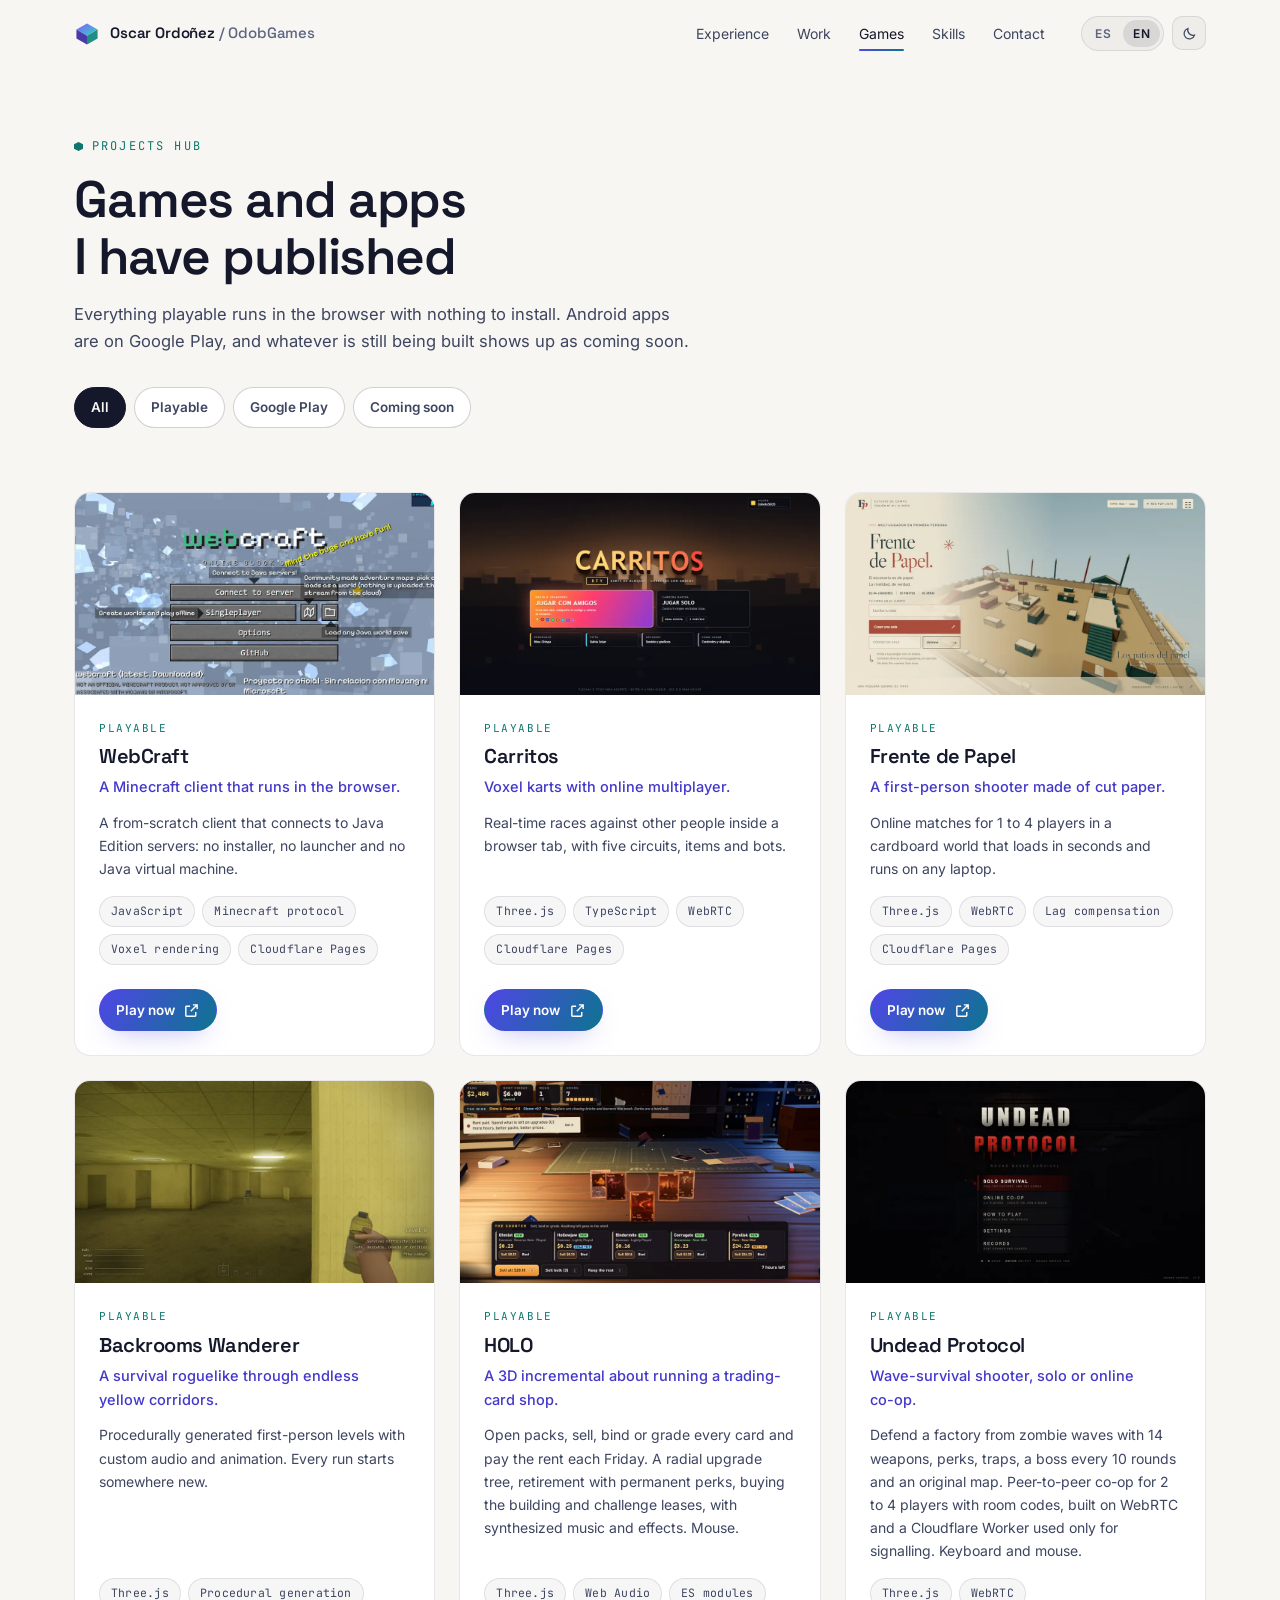
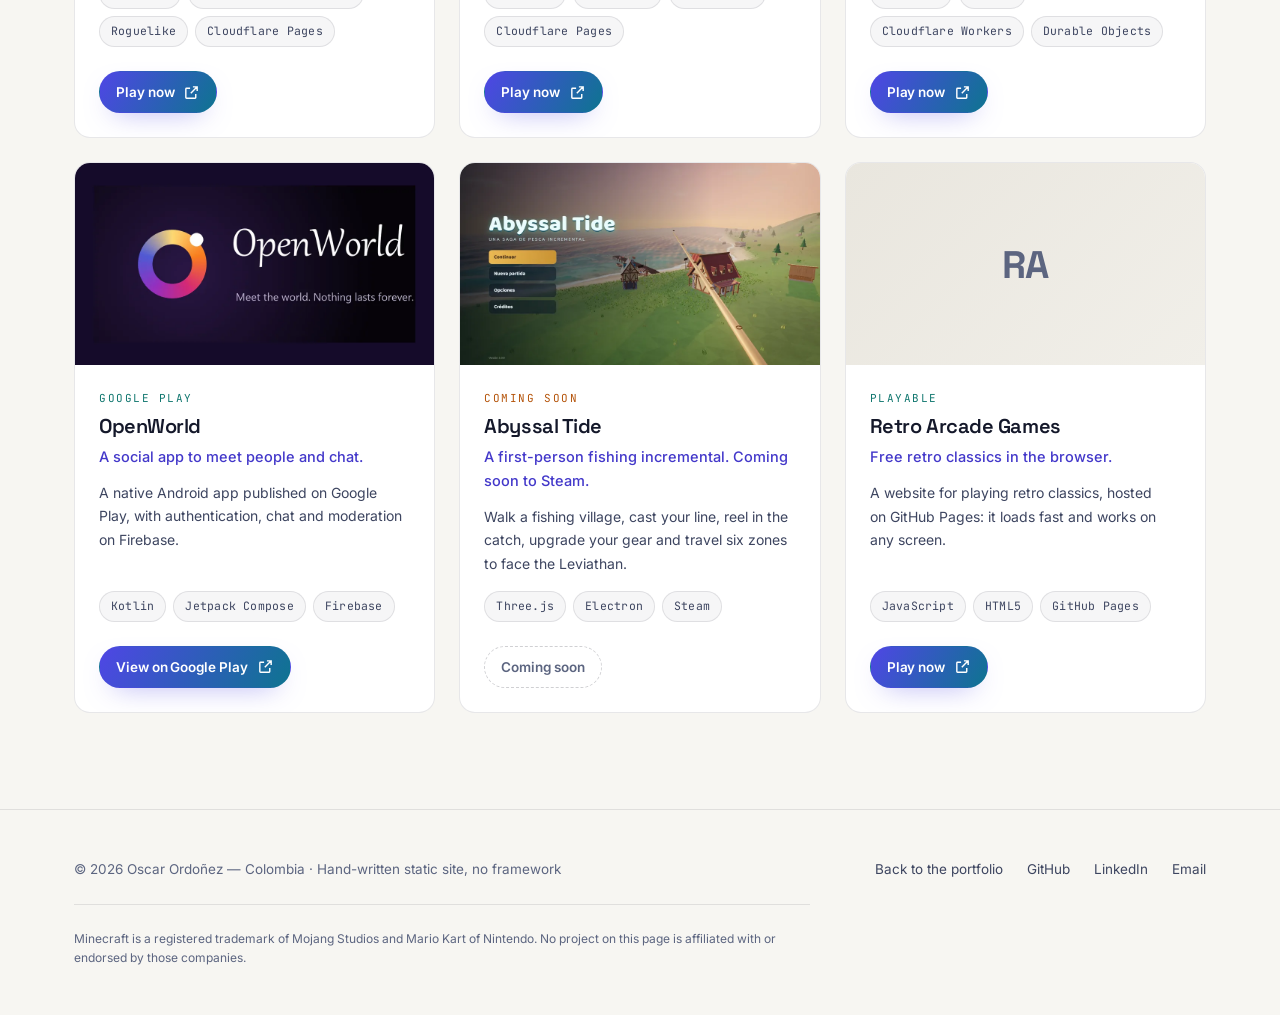
<file: juegos/index.html>
<!doctype html>
<html lang="es">
<head>
<meta charset="utf-8">
<meta name="viewport" content="width=device-width, initial-scale=1, viewport-fit=cover">
<meta name="color-scheme" content="light dark">
<meta name="theme-color" content="#f7f6f2" media="(prefers-color-scheme: light)">
<meta name="theme-color" content="#07080c" media="(prefers-color-scheme: dark)">
<title>Juegos y proyectos — Oscar Ordoñez</title>
<meta name="description" content="Juegos jugables en el navegador, apps de Google Play y proyectos de código abierto de Oscar Ordoñez / OdobGames.">
<link rel="canonical" href="https://odobgames.github.io/Portafolio/juegos/">
<meta property="og:type" content="website">
<meta property="og:title" content="Juegos y proyectos — Oscar Ordoñez">
<meta property="og:description" content="Juegos que corren en el navegador, apps de Google Play y código abierto.">
<meta property="og:image" content="https://odobgames.github.io/Portafolio/assets/img/og.png">
<meta property="og:url" content="https://odobgames.github.io/Portafolio/juegos/">
<meta property="og:site_name" content="Oscar Ordoñez">
<meta name="twitter:card" content="summary_large_image">
<meta name="twitter:title" content="Juegos y proyectos — Oscar Ordoñez">
<meta name="twitter:description" content="Juegos que corren en el navegador, apps de Google Play y código abierto.">
<meta name="twitter:image" content="https://odobgames.github.io/Portafolio/assets/img/og.png">
<link rel="icon" href="../assets/img/favicon.svg" type="image/svg+xml">
<link rel="preload" href="../assets/fonts/inter-latin.woff2" as="font" type="font/woff2" crossorigin>
<link rel="preload" href="../assets/fonts/space-grotesk-latin.woff2" as="font" type="font/woff2" crossorigin>
<link rel="stylesheet" href="../assets/css/styles.css">
<script>
  document.documentElement.classList.add('js');
  try { var t = localStorage.getItem('oo-theme'); if (t === 'light' || t === 'dark') document.documentElement.setAttribute('data-theme', t); } catch (e) {}
  setTimeout(function () { if (!document.documentElement.classList.contains('js-ready')) document.documentElement.classList.remove('js'); }, 4000);
</script>
</head>
<body>
<a class="skip-link" href="#main" data-i18n="a11y.skip">Saltar al contenido</a>

<header class="nav is-stuck">
  <div class="shell">
    <a class="brand" href="../" data-i18n-attr="aria-label:a11y.home" aria-label="Oscar Ordoñez — inicio">
      <svg viewBox="0 0 32 32" aria-hidden="true" focusable="false">
        <defs><linearGradient id="bg" x1="0" y1="0" x2="1" y2="1"><stop offset="0" stop-color="#7c5cff"/><stop offset="1" stop-color="#35d6c1"/></linearGradient></defs>
        <path d="M16 3 29 10.5 16 18 3 10.5Z" fill="url(#bg)"/><path d="M3 10.5 16 18v11L3 21.5Z" fill="#4a3aa8"/><path d="M29 10.5 16 18v11l13-7.5Z" fill="#1f8f83"/>
      </svg>
      <span>Oscar Ordoñez <em>/ OdobGames</em></span>
    </a>
    <nav class="nav-links" id="nav-links" aria-label="Principal">
      <a href="../#experiencia" data-i18n="nav.exp">Experiencia</a>
      <a href="../#proyectos" data-i18n="nav.work">Proyectos</a>
      <a href="./" class="is-active" aria-current="page" data-i18n="nav.games">Juegos</a>
      <a href="../#habilidades" data-i18n="nav.skills">Habilidades</a>
      <a href="../#contacto" data-i18n="nav.contact">Contacto</a>
    </nav>
    <div class="nav-tools">
      <div class="lang" role="group" data-i18n-attr="aria-label:a11y.lang" aria-label="Idioma del sitio">
        <button type="button" data-lang="es" aria-pressed="true">ES</button>
        <button type="button" data-lang="en" aria-pressed="false">EN</button>
      </div>
      <button class="icon-btn" type="button" id="theme-toggle" aria-pressed="false"
              data-i18n-attr="aria-label:a11y.theme" aria-label="Modo oscuro">
        <svg class="i-moon" viewBox="0 0 24 24" fill="none" stroke="currentColor" stroke-width="2" aria-hidden="true"><path d="M20 14.5A8.5 8.5 0 0 1 9.5 4 8.5 8.5 0 1 0 20 14.5Z"/></svg>
        <svg class="i-sun" viewBox="0 0 24 24" fill="none" stroke="currentColor" stroke-width="2" aria-hidden="true"><circle cx="12" cy="12" r="4"/><path d="M12 2v2M12 20v2M4.9 4.9l1.4 1.4M17.7 17.7l1.4 1.4M2 12h2M20 12h2M4.9 19.1l1.4-1.4M17.7 6.3l1.4-1.4"/></svg>
      </button>
      <button class="burger" type="button" aria-expanded="false" aria-controls="nav-links"
              data-i18n-attr="aria-label:a11y.menu" aria-label="Abrir menú"><span></span></button>
    </div>
  </div>
</header>

<main id="main">
  <section class="hub-head">
    <div class="shell">
      <p class="eyebrow" data-i18n="hub.eyebrow">Hub de proyectos</p>
      <h1 data-i18n="hub.title">Juegos y apps que he publicado</h1>
      <p class="hub-intro" data-i18n="hub.intro">
        Todo lo jugable corre en el navegador, sin instalar nada. Las apps de Android están en
        Google Play y lo que aún se está construyendo aparece como próximamente.
      </p>
      <div id="hub-filters" class="hub-filters" role="group" aria-label="Filtrar proyectos">
        <button type="button" class="chip" data-filter="all" aria-pressed="true">Todos</button>
        <button type="button" class="chip" data-filter="playable" aria-pressed="false">Jugables</button>
        <button type="button" class="chip" data-filter="store" aria-pressed="false">Google Play</button>
        <button type="button" class="chip" data-filter="coming-soon" aria-pressed="false">Próximamente</button>
      </div>
    </div>
  </section>

  <section class="hub-list">
    <div class="shell">
      <p id="hub-count" class="sr-only" aria-live="polite"></p>
      <ul id="hub-grid" class="hub-grid"></ul>
      <div id="hub-fallback" class="hub-fallback-box" hidden>
        <p class="hub-intro" data-i18n="hub.fallback">Enlaces directos:</p>
        <ul class="hub-fallback">
          <li><a href="https://webcraft-8p8.pages.dev/">WebCraft</a></li>
          <li><a href="https://carritos-bty.pages.dev/">Carritos</a></li>
          <li><a href="https://frente-de-papel.pages.dev/">Frente de Papel</a></li>
          <li><a href="https://backrooms-wanderer.pages.dev/">Backrooms Wanderer</a></li>
          <li><a href="https://undead-protocol.pages.dev/">Undead Protocol</a></li>
          <li><a href="https://holo-incremental.pages.dev/">HOLO</a></li>
          <li><a href="https://odobgames.github.io/Retro-Arcade-Games/">Retro Arcade Games</a></li>
          <li><a href="https://play.google.com/store/apps/details?id=com.odobgames.openworld">OpenWorld (Google Play)</a></li>
        </ul>
      </div>
      <noscript><style>#hub-fallback[hidden] { display: block; }</style></noscript>
    </div>
  </section>
</main>

<footer>
  <div class="shell foot">
    <p data-i18n="footer.left">© 2026 Oscar Ordoñez — Colombia · Sitio estático escrito a mano, sin framework</p>
    <nav class="foot-links" data-i18n-attr="aria-label:a11y.footer" aria-label="Enlaces del pie">
      <a href="../" data-i18n="hub.back">Volver al portafolio</a>
      <a href="https://github.com/OdobGames" target="_blank" rel="noopener noreferrer">GitHub</a>
      <a href="https://www.linkedin.com/in/oscarordonez13" target="_blank" rel="noopener noreferrer">LinkedIn</a>
      <a href="mailto:13odob27@gmail.com" data-i18n="footer.mail">Correo</a>
    </nav>
  </div>
  <div class="shell">
    <p class="legal" data-i18n="hub.legal">
      Minecraft es una marca registrada de Mojang Studios y Mario Kart de Nintendo. Ningún
      proyecto de esta página está afiliado a esas empresas ni cuenta con su respaldo.
    </p>
  </div>
</footer>

<script src="../assets/js/i18n.js" defer></script>
<script src="../assets/js/main.js" defer></script>
<script src="../assets/js/hub.js" defer></script>
</body>
</html>
</file>
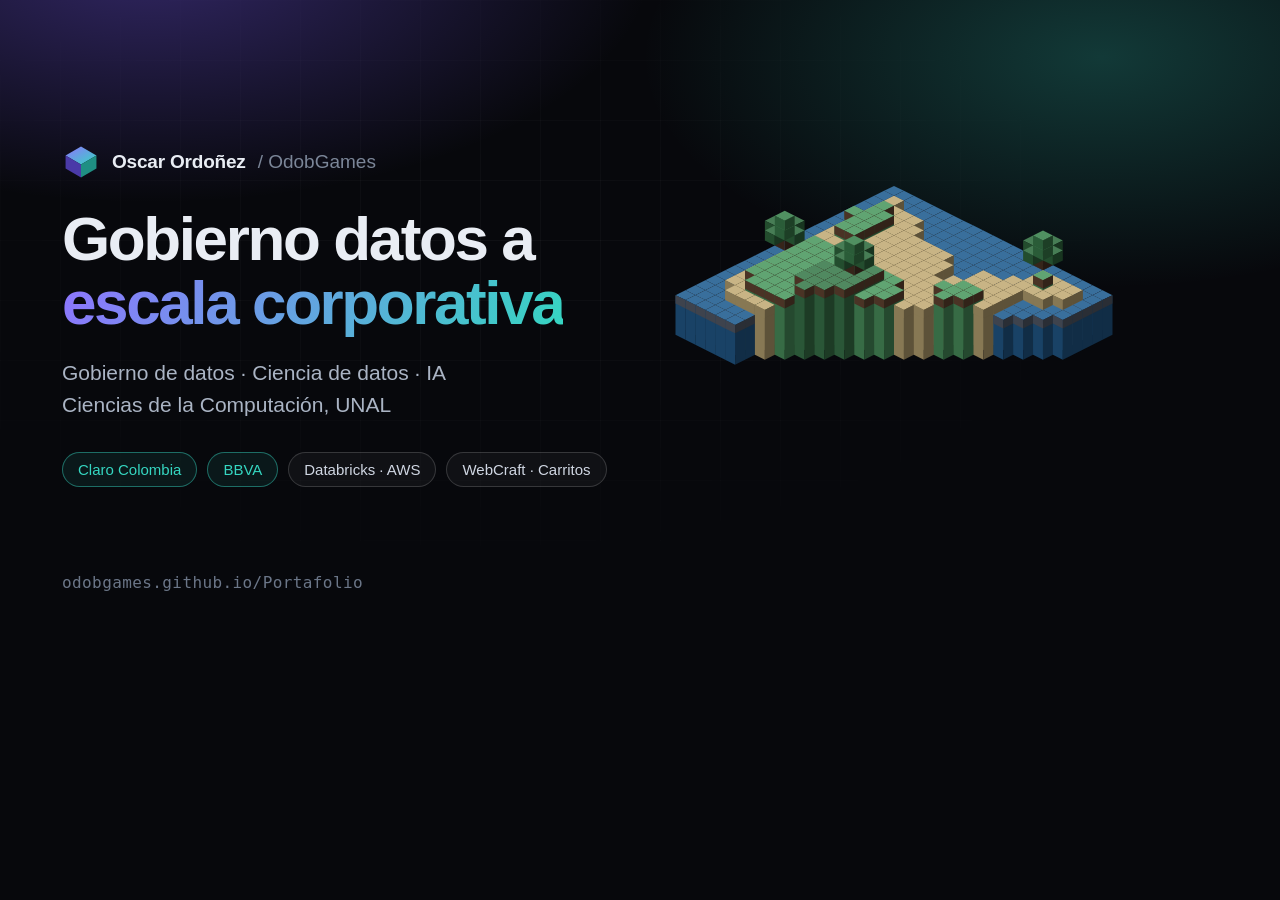
<file: tools/og.html>
<!doctype html><html lang="es"><head><meta charset="utf-8"><style>
  *{box-sizing:border-box;margin:0}
  body{width:1200px;height:630px;overflow:hidden;background:#07080c;color:#e9edf4;
       font-family:'Liberation Sans','DejaVu Sans',system-ui,sans-serif;position:relative}
  .glow{position:absolute;inset:-30% -10% auto -20%;height:820px;
        background:radial-gradient(52% 48% at 25% 18%,rgba(124,92,255,.36),transparent 62%),
                   radial-gradient(46% 44% at 86% 30%,rgba(53,214,193,.24),transparent 64%)}
  .lattice{position:absolute;inset:0;
    background-image:linear-gradient(rgba(255,255,255,.035) 1px,transparent 1px),
                     linear-gradient(90deg,rgba(255,255,255,.035) 1px,transparent 1px);
    background-size:60px 60px;
    -webkit-mask-image:radial-gradient(75% 70% at 40% 40%,#000,transparent 80%)}
  .wrap{position:relative;display:flex;height:100%;align-items:center;padding:0 62px;gap:26px}
  .left{flex:1.15;min-width:0}
  .mark{display:flex;align-items:center;gap:12px;margin-bottom:26px}
  .mark svg{width:38px;height:38px}
  .mark b{font-size:19px;font-weight:700;letter-spacing:-.2px}
  .mark span{font-size:19px;color:#7b8698}
  h1{font-size:62px;line-height:1.04;letter-spacing:-2.4px;font-weight:700}
  h1 i{font-style:normal;background:linear-gradient(120deg,#8f74ff,#35d6c1);
       -webkit-background-clip:text;color:transparent}
  p.role{margin-top:22px;font-size:21px;color:#aab4c4;line-height:1.5;max-width:46ch}
  .chips{display:flex;gap:10px;margin-top:32px;flex-wrap:wrap}
  .chip{padding:8px 15px;border:1px solid rgba(255,255,255,.16);border-radius:999px;
        font-size:15px;color:#cfd6e2;background:rgba(255,255,255,.04)}
  .chip.live{border-color:rgba(53,214,193,.45);color:#35d6c1;background:rgba(53,214,193,.08)}
  .right{flex:1;display:flex;align-items:center;justify-content:center}
  canvas{width:460px;height:460px}
  .url{position:absolute;left:62px;bottom:38px;font-family:'DejaVu Sans Mono',monospace;
       font-size:16px;color:#6b7688;letter-spacing:.4px}
</style></head><body>
<div class="glow"></div><div class="lattice"></div>
<div class="wrap">
  <div class="left">
    <div class="mark">
      <svg viewBox="0 0 32 32"><defs><linearGradient id="g" x1="0" y1="0" x2="1" y2="1">
        <stop offset="0" stop-color="#8f74ff"/><stop offset="1" stop-color="#35d6c1"/></linearGradient></defs>
        <path d="M16 3 29 10.5 16 18 3 10.5Z" fill="url(#g)"/>
        <path d="M3 10.5 16 18v11L3 21.5Z" fill="#4a3aa8"/>
        <path d="M29 10.5 16 18v11l13-7.5Z" fill="#1f8f83"/></svg>
      <b>Oscar Ordoñez</b><span>/ OdobGames</span>
    </div>
    <h1>Gobierno datos a <i>escala corporativa</i></h1>
    <p class="role">Gobierno de datos · Ciencia de datos · IA<br>Ciencias de la Computación, UNAL</p>
    <div class="chips">
      <span class="chip live">Claro Colombia</span>
      <span class="chip live">BBVA</span>
      <span class="chip">Databricks · AWS</span>
      <span class="chip">WebCraft · Carritos</span>
    </div>
  </div>
  <div class="right"><canvas data-voxel="world" data-seed="1043"></canvas></div>
</div>
<div class="url">odobgames.github.io/Portafolio</div>
<script src="../assets/js/voxel.js"></script>
</body></html>
</file>
<file: assets/css/styles.css>
/* =========================================================================
   Oscar Ordoñez — portfolio
   Design tokens first, then layout, then components, then responsive.
   No build step: this file is served as-is by GitHub Pages.
   ========================================================================= */

/* Self-hosted fonts (SIL Open Font License). Latin subset, variable weight. */
@font-face { font-family: 'Inter'; font-style: normal; font-weight: 400 600; font-display: swap; src: url("../fonts/inter-latin.woff2") format("woff2"); unicode-range: U+0000-00FF, U+0131, U+0152-0153, U+02BB-02BC, U+02C6, U+02DA, U+02DC, U+0304, U+0308, U+0329, U+2000-206F, U+20AC, U+2122, U+2191, U+2193, U+2212, U+2215, U+FEFF, U+FFFD; }
@font-face { font-family: 'JetBrains Mono'; font-style: normal; font-weight: 400 500; font-display: swap; src: url("../fonts/jetbrains-mono-latin.woff2") format("woff2"); unicode-range: U+0000-00FF, U+0131, U+0152-0153, U+02BB-02BC, U+02C6, U+02DA, U+02DC, U+0304, U+0308, U+0329, U+2000-206F, U+20AC, U+2122, U+2191, U+2193, U+2212, U+2215, U+FEFF, U+FFFD; }
@font-face { font-family: 'Space Grotesk'; font-style: normal; font-weight: 500 700; font-display: swap; src: url("../fonts/space-grotesk-latin.woff2") format("woff2"); unicode-range: U+0000-00FF, U+0131, U+0152-0153, U+02BB-02BC, U+02C6, U+02DA, U+02DC, U+0304, U+0308, U+0329, U+2000-206F, U+20AC, U+2122, U+2191, U+2193, U+2212, U+2215, U+FEFF, U+FFFD; }

:root {
  color-scheme: light;

  /* Light is the default: a warm paper ground, white cards, deep ink. */
  --bg:            #f7f6f2;
  --surface-1:     #ffffff;
  --surface-2:     #f1efe9;
  --surface-3:     #e9e6de;

  --line:          rgba(20, 24, 38, 0.10);
  --line-strong:   rgba(20, 24, 38, 0.20);

  --tint-1:        rgba(20, 24, 38, 0.035);
  --tint-2:        rgba(20, 24, 38, 0.06);
  --tint-3:        rgba(20, 24, 38, 0.10);

  --text:          #14182a;
  --text-soft:     #3d4560;
  --text-dim:      #5c6580;

  --accent:        #4f46e5;
  --accent-soft:   #4338ca;
  --accent-2:      #0f766e;
  --accent-3:      #b45309;
  --on-accent:     #ffffff;

  --grad: linear-gradient(120deg, #4f46e5 0%, #0e7490 100%);

  --nav-bg:        rgba(247, 246, 242, 0.88);
  --sheet-bg:      rgba(247, 246, 242, 0.98);
  --hero-glow-1:   rgba(79, 70, 229, 0.10);
  --hero-glow-2:   rgba(14, 116, 144, 0.08);
  --shadow-lg:     0 30px 60px -36px rgba(20, 24, 38, 0.35);

  --radius-sm: 10px;
  --radius:    16px;
  --radius-lg: 24px;

  --s1: 4px;  --s2: 8px;  --s3: 12px; --s4: 16px; --s5: 24px;
  --s6: 32px; --s7: 48px; --s8: 64px; --s9: 96px; --s10: 128px;

  --shell: 1180px;
  --nav-h: 68px;

  --ease: cubic-bezier(0.22, 1, 0.36, 1);
  --ease-out: cubic-bezier(0.16, 1, 0.3, 1);

  --font-display: 'Space Grotesk', ui-sans-serif, system-ui, sans-serif;
  --font-body: 'Inter', ui-sans-serif, system-ui, -apple-system, 'Segoe UI', sans-serif;
  --font-mono: 'JetBrains Mono', ui-monospace, SFMono-Regular, Menlo, monospace;
}

@media (prefers-color-scheme: dark) {
  :root:not([data-theme="light"]) {
    color-scheme: dark;
    --bg: #07080c; --surface-1: #0c0e14; --surface-2: #11141c; --surface-3: #171b25;
    --line: rgba(255, 255, 255, 0.08); --line-strong: rgba(255, 255, 255, 0.16);
    --tint-1: rgba(255, 255, 255, 0.035); --tint-2: rgba(255, 255, 255, 0.06); --tint-3: rgba(255, 255, 255, 0.10);
    --text: #e9edf4; --text-soft: #b4bdcc; --text-dim: #8a95a8;
    --accent: #8b6dff; --accent-soft: #a08bff; --accent-2: #35d6c1; --accent-3: #ffb454;
    --on-accent: #06070a;
    --grad: linear-gradient(120deg, #8b6dff 0%, #35d6c1 100%);
    --nav-bg: rgba(7, 8, 12, 0.78); --sheet-bg: rgba(9, 11, 16, 0.97);
    --hero-glow-1: rgba(124, 92, 255, 0.22); --hero-glow-2: rgba(53, 214, 193, 0.14);
    --shadow-lg: 0 40px 80px -40px rgba(0, 0, 0, 0.9);
  }
}

:root[data-theme="dark"] {
  color-scheme: dark;
  --bg: #07080c; --surface-1: #0c0e14; --surface-2: #11141c; --surface-3: #171b25;
  --line: rgba(255, 255, 255, 0.08); --line-strong: rgba(255, 255, 255, 0.16);
  --tint-1: rgba(255, 255, 255, 0.035); --tint-2: rgba(255, 255, 255, 0.06); --tint-3: rgba(255, 255, 255, 0.10);
  --text: #e9edf4; --text-soft: #b4bdcc; --text-dim: #8a95a8;
  --accent: #8b6dff; --accent-soft: #a08bff; --accent-2: #35d6c1; --accent-3: #ffb454;
  --on-accent: #06070a;
  --grad: linear-gradient(120deg, #8b6dff 0%, #35d6c1 100%);
  --nav-bg: rgba(7, 8, 12, 0.78); --sheet-bg: rgba(9, 11, 16, 0.97);
  --hero-glow-1: rgba(124, 92, 255, 0.22); --hero-glow-2: rgba(53, 214, 193, 0.14);
  --shadow-lg: 0 40px 80px -40px rgba(0, 0, 0, 0.9);
}

*, *::before, *::after { box-sizing: border-box; }

html {
  scroll-behavior: smooth;
  scroll-padding-top: calc(var(--nav-h) + 16px);
  -webkit-text-size-adjust: 100%;
}

body {
  margin: 0;
  background: var(--bg);
  color: var(--text);
  font-family: var(--font-body);
  font-size: 16px;
  line-height: 1.65;
  -webkit-font-smoothing: antialiased;
  text-rendering: optimizeLegibility;
  overflow-x: hidden;
}

img, canvas, svg { display: block; max-width: 100%; }
a { color: inherit; text-decoration: none; }
button { font: inherit; color: inherit; }

h1, h2, h3, h4 {
  font-family: var(--font-display);
  font-weight: 600;
  line-height: 1.1;
  letter-spacing: -0.022em;
  margin: 0;
  text-wrap: balance;
}

p { margin: 0; text-wrap: pretty; }

::selection { background: var(--accent); color: var(--on-accent); }

:focus-visible {
  outline: 2px solid var(--accent-2);
  outline-offset: 3px;
  border-radius: 4px;
  /* A dark inner ring, so the outline stays visible even on the accent-2 half
     of a gradient button. */
  box-shadow: 0 0 0 2px var(--bg);
}

/* Screen-reader-only, and the skip link that becomes visible on focus. */
.sr-only {
  position: absolute; width: 1px; height: 1px; padding: 0; margin: -1px;
  overflow: hidden; clip: rect(0 0 0 0); white-space: nowrap; border: 0;
}
.skip-link {
  position: fixed; top: 10px; left: 50%; transform: translateX(-50%) translateY(-200%);
  z-index: 200; background: var(--text); color: var(--bg); padding: 10px 18px;
  border-radius: 999px; font-weight: 600; transition: transform .2s var(--ease);
}
.skip-link:focus { transform: translateX(-50%) translateY(0); }

.shell { width: 100%; max-width: var(--shell); margin: 0 auto; padding: 0 var(--s5); }

/* =========================================================== scroll meter */

.progress {
  position: fixed; inset: 0 0 auto 0; height: 2px; z-index: 120;
  background: var(--grad); transform: scaleX(0); transform-origin: 0 50%;
  will-change: transform;
}

/* ================================================================ header */

.nav {
  position: fixed; inset: 0 0 auto 0; z-index: 100; height: var(--nav-h);
  display: flex; align-items: center;
  transition: background .3s var(--ease), border-color .3s var(--ease), backdrop-filter .3s;
  border-bottom: 1px solid transparent;
}
.nav.is-stuck {
  background: var(--nav-bg);
  backdrop-filter: blur(14px) saturate(160%);
  -webkit-backdrop-filter: blur(14px) saturate(160%);
  border-bottom-color: var(--line);
}
.nav .shell { display: flex; align-items: center; gap: var(--s5); }

.brand { display: flex; align-items: center; gap: 10px; font-family: var(--font-display); font-weight: 600; letter-spacing: -0.01em; }
.brand svg { width: 26px; height: 26px; flex: none; }
.brand span { font-size: 15px; }
.brand em { color: var(--text-dim); font-style: normal; font-weight: 400; }

.nav-links { display: flex; gap: var(--s1); margin-left: auto; }
.nav-links a {
  position: relative; padding: 8px 12px; border-radius: 999px;
  font-size: 14px; color: var(--text-soft);
  transition: color .2s var(--ease), background .2s var(--ease);
}
.nav-links a:hover { color: var(--text); background: var(--tint-2); }
.nav-links a.is-active { color: var(--text); }
.nav-links a.is-active::after {
  content: ''; position: absolute; left: 12px; right: 12px; bottom: 2px;
  height: 2px; border-radius: 2px; background: var(--grad);
}

.nav-tools { display: flex; align-items: center; gap: var(--s2); }

.lang {
  display: flex; padding: 3px; gap: 2px; border: 1px solid var(--line);
  border-radius: 999px; background: var(--tint-1);
}
.lang button {
  border: 0; background: transparent; cursor: pointer; padding: 4px 10px;
  border-radius: 999px; font-size: 12px; font-weight: 600; letter-spacing: .04em;
  color: var(--text-dim); transition: color .2s, background .2s;
}
.lang button[aria-pressed='true'] { background: var(--tint-3); color: var(--text); }
.lang button:hover { color: var(--text); }

.icon-btn {
  display: grid; place-items: center; width: 34px; height: 34px; cursor: pointer;
  border: 1px solid var(--line); border-radius: 10px; background: var(--tint-1);
  color: var(--text-soft); transition: color .2s, border-color .2s, background .2s;
}
.icon-btn:hover { color: var(--text); border-color: var(--line-strong); background: var(--tint-2); }
.icon-btn svg { width: 15px; height: 15px; }
.icon-btn .i-sun { display: none; }
#theme-toggle[aria-pressed='true'] .i-moon { display: none; }
#theme-toggle[aria-pressed='true'] .i-sun { display: block; }



.burger { display: none; }

/* ================================================================ buttons */

.btn {
  display: inline-flex; align-items: center; justify-content: center; gap: 9px;
  padding: 13px 22px; border-radius: 999px; border: 1px solid transparent;
  font-weight: 600; font-size: 14.5px; letter-spacing: -0.005em; cursor: pointer;
  transition: transform .2s var(--ease), box-shadow .3s var(--ease),
              background .25s var(--ease), border-color .25s var(--ease), color .2s;
  white-space: nowrap;
}
.btn svg { width: 17px; height: 17px; flex: none; }
.btn-primary {
  background: var(--grad); color: var(--on-accent);
  box-shadow: 0 10px 28px -14px rgba(79,70,229,.6);
}
.btn-primary:hover { transform: translateY(-2px); box-shadow: 0 16px 34px -14px rgba(79,70,229,.7); }
.btn-ghost { border-color: var(--line-strong); background: var(--tint-1); color: var(--text); }
.btn-ghost:hover { background: var(--tint-3); border-color: var(--line-strong); transform: translateY(-2px); }
.btn-sm { padding: 9px 16px; font-size: 13.5px; }

/* ================================================================== hero */

.hero { position: relative; padding: calc(var(--nav-h) + var(--s8)) 0 var(--s9); overflow: hidden; }
.hero::before {
  content: ''; position: absolute; inset: -20% -10% auto -10%; height: 640px; z-index: 0;
  background:
    radial-gradient(58% 52% at 18% 8%, var(--hero-glow-1), transparent 62%),
    radial-gradient(46% 46% at 86% 20%, var(--hero-glow-2), transparent 64%);
  pointer-events: none;
}
.hero > .shell { position: relative; z-index: 2; }

.hero-grid { display: grid; grid-template-columns: minmax(0, 1.25fr) minmax(0, 0.75fr); gap: var(--s8); align-items: center; }

.badge {
  display: inline-flex; align-items: center; gap: 9px; padding: 6px 14px 6px 10px;
  border: 1px solid rgba(53,214,193,.30); border-radius: 999px;
  background: rgba(53,214,193,.07); color: var(--accent-2);
  font-size: 13px; font-weight: 500; letter-spacing: .01em;
}
.badge .dot { width: 7px; height: 7px; border-radius: 50%; background: var(--accent-2); position: relative; }
.badge .dot::after {
  content: ''; position: absolute; inset: -4px; border-radius: 50%;
  border: 1px solid var(--accent-2); opacity: .55; animation: ping 2.4s var(--ease) infinite;
}
@keyframes ping { 0% { transform: scale(.6); opacity: .7 } 70%,100% { transform: scale(1.6); opacity: 0 } }


.hero h1 {
  margin: var(--s4) 0 0;
  font-size: clamp(2.3rem, 4.6vw, 3.7rem);
  letter-spacing: -0.035em; line-height: 1.05; hyphens: manual;
}
.hero h1 .grad { background: var(--grad); -webkit-background-clip: text; background-clip: text; color: transparent; }
.hero .kicker {
  font-family: var(--font-mono); font-size: 12.5px; letter-spacing: .14em;
  text-transform: uppercase; color: var(--accent-2); margin-top: var(--s5);
}
.hero .lede { margin-top: var(--s5); max-width: 56ch; font-size: clamp(1rem, 1.5vw, 1.12rem); color: var(--text-soft); }
.hero-actions { display: flex; flex-wrap: wrap; align-items: center; gap: var(--s3); margin-top: var(--s6); }
.quiet-link {
  display: inline-flex; align-items: center; gap: 8px; padding: 13px 6px;
  font-family: var(--font-mono); font-size: 13px; color: var(--text-dim);
  transition: color .2s var(--ease);
}
.quiet-link svg { width: 16px; height: 16px; }
.quiet-link:hover { color: var(--text); }

.hero-card {
  padding: var(--s6); border: 1px solid var(--line); border-radius: var(--radius-lg);
  background: var(--surface-1); box-shadow: var(--shadow-lg);
}
.hero-card-title {
  font-family: var(--font-mono); font-size: 12px; font-weight: 500; letter-spacing: .16em;
  text-transform: uppercase; color: var(--text-dim);
}
.facts { margin: var(--s5) 0 0; display: grid; gap: 0; }
.fact { padding: var(--s4) 0; border-top: 1px solid var(--line); }
.fact:first-child { border-top: 0; padding-top: 0; }
.fact dt { font-family: var(--font-display); font-size: 1.18rem; font-weight: 600; letter-spacing: -.02em; }
.fact dd { margin: 2px 0 0; font-size: 13.5px; color: var(--text-soft); line-height: 1.45; }
.hero-card-link {
  display: inline-flex; align-items: center; gap: 8px; margin-top: var(--s5);
  font-weight: 600; font-size: 14px; color: var(--accent-soft);
}
.hero-card-link svg { width: 16px; height: 16px; transition: transform .25s var(--ease); }
.hero-card-link:hover svg { transform: translateX(4px); }

/* ============================================================== sections */

section { position: relative; padding: var(--s9) 0; }
.section-head { max-width: 62ch; margin-bottom: var(--s8); }
.eyebrow {
  display: inline-flex; align-items: center; gap: 9px;
  font-family: var(--font-mono); font-size: 12px; letter-spacing: .18em;
  text-transform: uppercase; color: var(--accent-2); margin-bottom: var(--s4);
}
.eyebrow::before {
  content: ''; width: 9px; height: 9px; flex: none;
  background: var(--accent-2);
  clip-path: polygon(50% 0, 100% 25%, 100% 75%, 50% 100%, 0 75%, 0 25%);
}
.section-head h2 { font-size: clamp(1.9rem, 3.7vw, 2.85rem); }
.section-head p { margin-top: var(--s4); color: var(--text-soft); font-size: 1.03rem; }

.rule { height: 1px; background: linear-gradient(90deg, var(--line-strong), transparent); }

/* ========================================================= flagship work */

.flagship { display: grid; gap: var(--s8); }

.project {
  display: grid; grid-template-columns: 1.05fr 1fr; gap: var(--s7); align-items: center;
  padding: var(--s7); border: 1px solid var(--line); border-radius: var(--radius-lg);
  background: var(--surface-1); position: relative; overflow: hidden;
}
.project--alt { grid-template-columns: 1fr 1.05fr; }
.project--alt .project-media { order: -1; }

.project-status {
  display: inline-flex; align-items: center; gap: 8px; font-size: 12px;
  font-family: var(--font-mono); letter-spacing: .1em; text-transform: uppercase;
  color: var(--accent-2);
}
.project-status .dot { width: 7px; height: 7px; border-radius: 50%; background: var(--accent-2); box-shadow: 0 0 0 4px var(--hero-glow-2); }
.project h3 { font-size: clamp(1.65rem, 3vw, 2.2rem); margin-top: var(--s3); }
.project .hook { margin-top: var(--s2); color: var(--accent-soft); font-weight: 500; }
.project .body { margin-top: var(--s4); color: var(--text-soft); }

.challenges { list-style: none; margin: var(--s6) 0 0; padding: 0; display: grid; gap: var(--s4); }
.challenges li { display: grid; grid-template-columns: auto 1fr; gap: var(--s3); align-items: start; }
.challenges .num {
  width: 26px; height: 26px; display: grid; place-items: center; flex: none;
  border-radius: 8px; background: var(--tint-2); border: 1px solid var(--line);
  font-family: var(--font-mono); font-size: 11.5px; color: var(--accent-2);
}
.challenges b { display: block; font-size: 14.5px; font-weight: 600; }
.challenges p { font-size: 14px; color: var(--text-dim); margin-top: 1px; }

.tags { display: flex; flex-wrap: wrap; gap: 7px; margin-top: var(--s6); }
.tag {
  padding: 5px 11px; border-radius: 999px; border: 1px solid var(--line);
  background: var(--tint-1); font-family: var(--font-mono);
  font-size: 11.5px; color: var(--text-soft); letter-spacing: .02em;
}

.project-actions { display: flex; flex-wrap: wrap; gap: var(--s3); margin-top: var(--s6); }

/* The screenshot sits in a browser-chrome frame so it reads as a running app. */
.project-media { display: flex; flex-direction: column; justify-content: center; }

.project-shot {
  margin: 0; border: 1px solid var(--line-strong); border-radius: var(--radius);
  background: var(--surface-3); overflow: hidden; box-shadow: var(--shadow-lg);
}
.project-shot img { width: 100%; height: auto; aspect-ratio: 16 / 9; object-fit: cover; background: var(--surface-3); }

.project-more { margin-top: var(--s5); border-top: 1px solid var(--line); padding-top: var(--s4); }
.project-more summary {
  cursor: pointer; font-weight: 600; font-size: 14px; color: var(--accent-soft);
  list-style: none; display: inline-flex; align-items: center; gap: 8px;
}
.project-more summary::-webkit-details-marker { display: none; }
.project-more summary::before {
  content: ''; width: 7px; height: 7px; border-right: 2px solid currentColor; border-bottom: 2px solid currentColor;
  transform: rotate(-45deg); transition: transform .2s var(--ease);
}
.project-more[open] summary::before { transform: rotate(45deg); }
.project-more .challenges { margin-top: var(--s4); }

.frame-bar {
  display: flex; align-items: center; gap: 7px; padding: 10px 14px;
  border-bottom: 1px solid var(--line); background: var(--tint-1);
}
.frame-bar i { width: 9px; height: 9px; border-radius: 50%; background: var(--line-strong); }
.frame-bar span {
  margin-left: 8px; font-family: var(--font-mono); font-size: 11.5px; color: var(--text-dim);
  overflow: hidden; text-overflow: ellipsis; white-space: nowrap;
}

.mid-cta {
  display: flex; flex-wrap: wrap; align-items: center; justify-content: space-between;
  gap: var(--s4); margin-top: var(--s8);
  padding: var(--s5) var(--s6); border-radius: var(--radius);
  border: 1px dashed var(--line-strong); background: var(--tint-1);
}
.mid-cta p { color: var(--text-soft); font-size: 15px; }

/* ======================================================== secondary grid */

.grid { display: grid; grid-template-columns: repeat(3, minmax(0, 1fr)); gap: var(--s5); }

.card {
  position: relative; display: flex; flex-direction: column;
  padding: var(--s6); border: 1px solid var(--line); border-radius: var(--radius);
  background: linear-gradient(180deg, var(--surface-1), rgba(12,14,20,.6));
  transition: transform .35s var(--ease), border-color .35s var(--ease), background .35s var(--ease);
  overflow: hidden;
}
.card::before {
  content: ''; position: absolute; inset: 0; opacity: 0; pointer-events: none;
  background: radial-gradient(60% 60% at 50% 0%, rgba(124,92,255,.14), transparent 70%);
  transition: opacity .35s var(--ease);
}
.card:hover { transform: translateY(-4px); border-color: var(--line-strong); }
.card:hover::before { opacity: 1; }
.card-icon {
  width: 40px; height: 40px; border-radius: 11px; display: grid; place-items: center;
  background: var(--tint-2); border: 1px solid var(--line); margin-bottom: var(--s4);
}
.card-icon svg { width: 20px; height: 20px; color: var(--accent-2); }
.card-kind {
  font-family: var(--font-mono); font-size: 11px; letter-spacing: .14em;
  text-transform: uppercase; color: var(--text-dim);
  min-height: 3.3em; /* two lines, so titles line up across the row */
}
.card h3 { font-size: 1.18rem; margin-top: 6px; min-height: 2.2em; }
.card p { margin-top: var(--s3); font-size: 14.5px; color: var(--text-soft); flex: 1; }
.card .link {
  margin-top: var(--s5); display: inline-flex; align-items: center; gap: 7px;
  font-size: 13.5px; font-weight: 600; color: var(--accent-soft);
}
.card .link svg { width: 15px; height: 15px; transition: transform .25s var(--ease); }
.card:hover .link svg { transform: translate(3px, -3px); }

/* ============================================================== skills */

.skills { display: grid; grid-template-columns: repeat(2, minmax(0, 1fr)); gap: var(--s5); }
.skill {
  padding: var(--s6); border: 1px solid var(--line); border-radius: var(--radius);
  background: linear-gradient(180deg, var(--tint-1), transparent);
}
.skill h3 { font-size: 1.05rem; display: flex; align-items: center; gap: 10px; }
.skill h3::before {
  content: ''; width: 10px; height: 10px; flex: none; background: var(--grad);
  clip-path: polygon(50% 0, 100% 25%, 100% 75%, 50% 100%, 0 75%, 0 25%);
}
.skill p { margin-top: var(--s3); font-size: 14px; color: var(--text-dim); }
.skill .tags { margin-top: var(--s4); }

/* ============================================================ trajectory */

.timeline { display: grid; gap: var(--s4); }
.tl-item {
  padding: var(--s6); border: 1px solid var(--line); border-radius: var(--radius);
  background: var(--surface-1); transition: border-color .3s var(--ease), box-shadow .3s var(--ease);
}
.tl-item:hover { border-color: var(--line-strong); box-shadow: var(--shadow-lg); }
@media (min-width: 900px) {
  .tl-item { display: grid; grid-template-columns: 190px minmax(0, 1fr); column-gap: var(--s6); }
  .tl-item .when { grid-row: 1 / span 5; padding-top: 4px; }
}
.tl-item .when {
  font-family: var(--font-mono); font-size: 12px; letter-spacing: .1em;
  text-transform: uppercase; color: var(--accent-2); font-weight: 500;
}
.tl-item h3 { font-size: 1.15rem; margin-top: 4px; }
.tl-item .where { margin-top: 4px; font-size: 14px; color: var(--text-soft); font-weight: 500; }
.tl-item p { margin-top: var(--s3); color: var(--text-soft); font-size: 14.5px; max-width: 68ch; }
.tl-item p.when, .tl-item p.where { margin-top: 0; max-width: none; }
.tl-item p.where { margin-top: 4px; }
.tl-item .tags { margin-top: var(--s4); }
.tl-item i { font-style: italic; color: var(--text); }

.cv-line { margin-top: var(--s6); font-size: 14.5px; color: var(--text-dim); }
.cv-line a { color: var(--accent-soft); font-weight: 600; margin-left: 6px; border-bottom: 1px solid var(--line-strong); }
.cv-line a:hover { color: var(--text); border-bottom-color: var(--accent-2); }

/* =============================================================== contact */

.contact-panel {
  position: relative; overflow: hidden; text-align: center;
  padding: var(--s9) var(--s6); border-radius: var(--radius-lg);
  border: 1px solid var(--line-strong);
  background:
    radial-gradient(70% 120% at 50% 0%, var(--hero-glow-1), transparent 62%),
    linear-gradient(180deg, var(--surface-2), var(--surface-1));
}
.contact-panel h2 { font-size: clamp(2rem, 4.4vw, 3.1rem); }
.contact-panel p { margin: var(--s5) auto 0; max-width: 54ch; color: var(--text-soft); }
.contact-actions { display: flex; flex-wrap: wrap; gap: var(--s3); justify-content: center; margin-top: var(--s7); }
.contact-note { margin-top: var(--s5); font-size: 13px; color: var(--text-dim); }

.copy-mail {
  display: inline-flex; align-items: center; gap: 10px; margin-top: var(--s5);
  padding: 9px 14px; border-radius: 999px; border: 1px dashed var(--line-strong);
  background: transparent; cursor: pointer; font-family: var(--font-mono);
  font-size: 13px; color: var(--text-soft); transition: border-color .25s, color .25s, background .25s;
}
.copy-mail:hover { color: var(--text); border-color: var(--accent-2); background: rgba(53,214,193,.06); }

/* ================================================================ footer */

footer { border-top: 1px solid var(--line); padding: var(--s7) 0; }
.legal {
  margin-top: var(--s5); padding-top: var(--s5); border-top: 1px solid var(--line);
  font-size: 12px; line-height: 1.6; color: var(--text-dim); max-width: 92ch;
}
.foot { display: flex; flex-wrap: wrap; gap: var(--s4); align-items: center; justify-content: space-between; }
.foot p { font-size: 13.5px; color: var(--text-dim); }
.foot-links { display: flex; flex-wrap: wrap; gap: var(--s5); }

/* Store listings under the OdobGames card: three verifiable links, not prose. */
.stores { list-style: none; margin: var(--s4) 0 0; padding: 0; display: flex; flex-wrap: wrap; gap: 6px; }
.stores a {
  display: inline-block; padding: 5px 11px; border-radius: 999px;
  border: 1px solid var(--line); background: var(--tint-1);
  font-size: 12.5px; color: var(--text-soft);
  transition: border-color .2s, color .2s, background .2s;
}
.stores a:hover { color: var(--text); border-color: var(--accent-2); background: rgba(53,214,193,.07); }

.project-status .sep, .project-status .scope { color: var(--text-dim); }
.foot-links a { font-size: 13.5px; color: var(--text-soft); transition: color .2s; }
.foot-links a:hover { color: var(--accent-2); }

.to-top {
  position: fixed; right: 22px; bottom: 22px; z-index: 90;
  width: 44px; height: 44px; display: grid; place-items: center;
  border-radius: 50%; border: 1px solid var(--line-strong);
  background: var(--nav-bg); backdrop-filter: blur(8px); cursor: pointer;
  opacity: 0; transform: translateY(12px); pointer-events: none;
  transition: opacity .3s var(--ease), transform .3s var(--ease), border-color .2s;
}
.to-top.is-on { opacity: 1; transform: none; pointer-events: auto; }
.to-top:hover { border-color: var(--accent-2); }
.to-top svg { width: 18px; height: 18px; }

/* ================================================== scroll-in animation */

.js [data-reveal] {
  opacity: 0; transform: translateY(18px);
  transition: opacity .7s var(--ease-out), transform .7s var(--ease-out);
  transition-delay: var(--delay, 0ms);
}
.js [data-reveal].is-in { opacity: 1; transform: none; }

/* ============================================================ responsive */

@media (max-width: 1024px) {
  .project, .project--alt { grid-template-columns: 1fr; gap: var(--s6); }
  .project--alt .project-media { order: 0; }
  .grid { grid-template-columns: repeat(2, minmax(0, 1fr)); }
  .hero-grid { grid-template-columns: 1fr; gap: var(--s7); }
}

@media (max-width: 780px) {
  :root { --s9: 56px; --s10: 72px; }
  .nav-links {
    position: fixed; inset: var(--nav-h) 0 auto 0; flex-direction: column; gap: 0;
    background: var(--sheet-bg); backdrop-filter: blur(16px);
    border-bottom: 1px solid var(--line); padding: var(--s3) var(--s5) var(--s5);
    transform: translateY(-120%); visibility: hidden;
    transition: transform .35s var(--ease), visibility .35s;
    margin-left: 0;
  }
  .nav-links.is-open { transform: none; visibility: visible; }
  .nav-links a { padding: 13px 4px; font-size: 16px; border-radius: 0; }
  .nav-links a.is-active::after { left: 4px; right: auto; width: 22px; bottom: 8px; }
  .nav .shell { gap: var(--s3); }
  .nav-tools { margin-left: auto; }
  .burger {
    display: grid; place-items: center; width: 40px; height: 40px; cursor: pointer;
    border: 1px solid var(--line); border-radius: 11px; background: var(--tint-1);
  }
  .burger span { display: block; width: 17px; height: 1.5px; background: var(--text); position: relative; transition: background .2s; }
  .burger span::before, .burger span::after {
    content: ''; position: absolute; left: 0; width: 17px; height: 1.5px; background: var(--text);
    transition: transform .28s var(--ease);
  }
  .burger span::before { top: -5.5px; }
  .burger span::after { top: 5.5px; }
  .burger[aria-expanded='true'] span { background: transparent; }
  .burger[aria-expanded='true'] span::before { transform: translateY(5.5px) rotate(45deg); }
  .burger[aria-expanded='true'] span::after { transform: translateY(-5.5px) rotate(-45deg); }
  .nav .btn-primary { display: none; }
  .brand em { display: none; } /* the studio suffix wraps the header on phones */
  .brand span { font-size: 14px; white-space: nowrap; }
  .brand svg { width: 22px; height: 22px; }

  .grid, .skills { grid-template-columns: 1fr; }
  .card-kind, .card h3 { min-height: 0; }
  .project { padding: var(--s5); }
  .hero { padding-top: calc(var(--nav-h) + var(--s7)); }
}

@media (max-width: 460px) {
  .hero-actions .btn { width: 100%; }
}

/* Forced-colors mode drops background images, which would erase a headline
   painted with background-clip: text. Hand it back a real colour. */
@media (forced-colors: active) {
  .hero h1 .grad, .lost h1 span {
    -webkit-text-fill-color: currentColor;
    background: none; color: CanvasText;
  }
  .btn-primary { border-color: ButtonText; }
}

/* Motion is decoration here: when it is unwelcome, remove it entirely rather
   than merely shortening it. */
@media (prefers-reduced-motion: reduce) {
  html { scroll-behavior: auto; }
  *, *::before, *::after {
    animation-duration: .001ms !important; animation-iteration-count: 1 !important;
    transition-duration: .001ms !important; scroll-behavior: auto !important;
  }
  .js [data-reveal] { opacity: 1; transform: none; }
}

/* Printing a portfolio is a real thing recruiters do. */
@media print {
  .nav, .progress, .to-top { display: none !important; }
  body { background: #fff; color: #000; }
  section { padding: 18px 0; break-inside: avoid; }
  .card, .project, .skill { border-color: #ccc; background: none; }
  a[href^='http']::after { content: ' (' attr(href) ')'; font-size: 10px; color: #555; }
}

/* ================================================================== hub */

.hub-head { padding: calc(var(--nav-h) + var(--s8)) 0 var(--s6); }
.hub-head h1 { font-size: clamp(2rem, 4.4vw, 3.2rem); max-width: 22ch; }
.hub-intro { margin-top: var(--s4); color: var(--text-soft); max-width: 62ch; font-size: 1.03rem; }

.hub-filters { display: flex; flex-wrap: wrap; gap: var(--s2); margin-top: var(--s6); }
.chip {
  padding: 8px 16px; border-radius: 999px; border: 1px solid var(--line-strong);
  background: var(--surface-1); color: var(--text-soft); cursor: pointer;
  font-size: 13.5px; font-weight: 600; transition: background .2s, color .2s, border-color .2s;
}
.chip:hover { color: var(--text); border-color: var(--accent); }
.chip[aria-pressed='true'] { background: var(--text); color: var(--bg); border-color: var(--text); }

.hub-list { padding: var(--s6) 0 var(--s9); }
.hub-grid {
  list-style: none; margin: 0; padding: 0;
  display: grid; grid-template-columns: repeat(auto-fill, minmax(min(100%, 320px), 1fr)); gap: var(--s5);
}
.hub-item { display: flex; }
.hub-card {
  display: flex; flex-direction: column; width: 100%; overflow: hidden;
  border: 1px solid var(--line); border-radius: var(--radius); background: var(--surface-1);
  transition: transform .3s var(--ease), box-shadow .3s var(--ease), border-color .3s var(--ease);
}
.hub-card:hover { transform: translateY(-4px); border-color: var(--line-strong); box-shadow: var(--shadow-lg); }
.hub-thumb { width: 100%; height: auto; aspect-ratio: 16 / 9; object-fit: cover; background: var(--surface-3); }
.hub-thumb--blank {
  display: grid; place-items: center;
  background: linear-gradient(135deg, var(--surface-3), var(--surface-2));
}
.hub-thumb--blank span {
  font-family: var(--font-display); font-weight: 700; font-size: 2.4rem; letter-spacing: -.03em; color: var(--text-dim);
}
.hub-body { display: flex; flex-direction: column; flex: 1; padding: var(--s5); }
.hub-status {
  font-family: var(--font-mono); font-size: 11px; letter-spacing: .14em; text-transform: uppercase; color: var(--accent-2);
}
.hub-status--coming-soon { color: var(--accent-3); }
.hub-body h2 { font-size: 1.25rem; margin-top: var(--s2); }
.hub-tagline { margin-top: var(--s2); font-weight: 500; color: var(--accent-soft); font-size: 14.5px; }
.hub-desc { margin-top: var(--s3); font-size: 14px; color: var(--text-soft); flex: 1; }
.hub-body .tags { margin-top: var(--s4); }
.hub-actions { margin-top: var(--s5); }
.hub-soon {
  display: inline-block; padding: 9px 16px; border-radius: 999px;
  border: 1px dashed var(--line-strong); font-size: 13.5px; font-weight: 600; color: var(--text-dim);
}
.hub-empty { grid-column: 1 / -1; padding: var(--s7) 0; color: var(--text-dim); }
.hub-fallback { margin-top: var(--s4); padding-left: var(--s5); }

@media (max-width: 780px) {
  .hub-head { padding-top: calc(var(--nav-h) + var(--s6)); }
}

/* Keep the footer below the fold while the hub cards are fetched, so filling the
   grid does not push visible content around. */
.hub-list { min-height: 100vh; }

.hub-fallback-box { margin-top: var(--s5); padding: var(--s5); border: 1px dashed var(--line-strong); border-radius: var(--radius); }
.hub-fallback-box[hidden] { display: none; }

/* Printing a portfolio is a real thing recruiters do: always light, nothing hidden. */
@media print {
  html:root, html:root[data-theme] {
    --bg: #fff !important; --surface-1: #fff !important; --surface-2: #fff !important; --surface-3: #eee !important;
    --text: #000 !important; --text-soft: #222 !important; --text-dim: #444 !important;
    --line: #bbb !important; --line-strong: #999 !important; --accent-soft: #222 !important; --accent-2: #222 !important;
    --shadow-lg: none !important;
  }
  [data-reveal], .js [data-reveal] { opacity: 1 !important; transform: none !important; }
  .hub-filters, .theme-toggle, #theme-toggle { display: none !important; }
}
</file>
